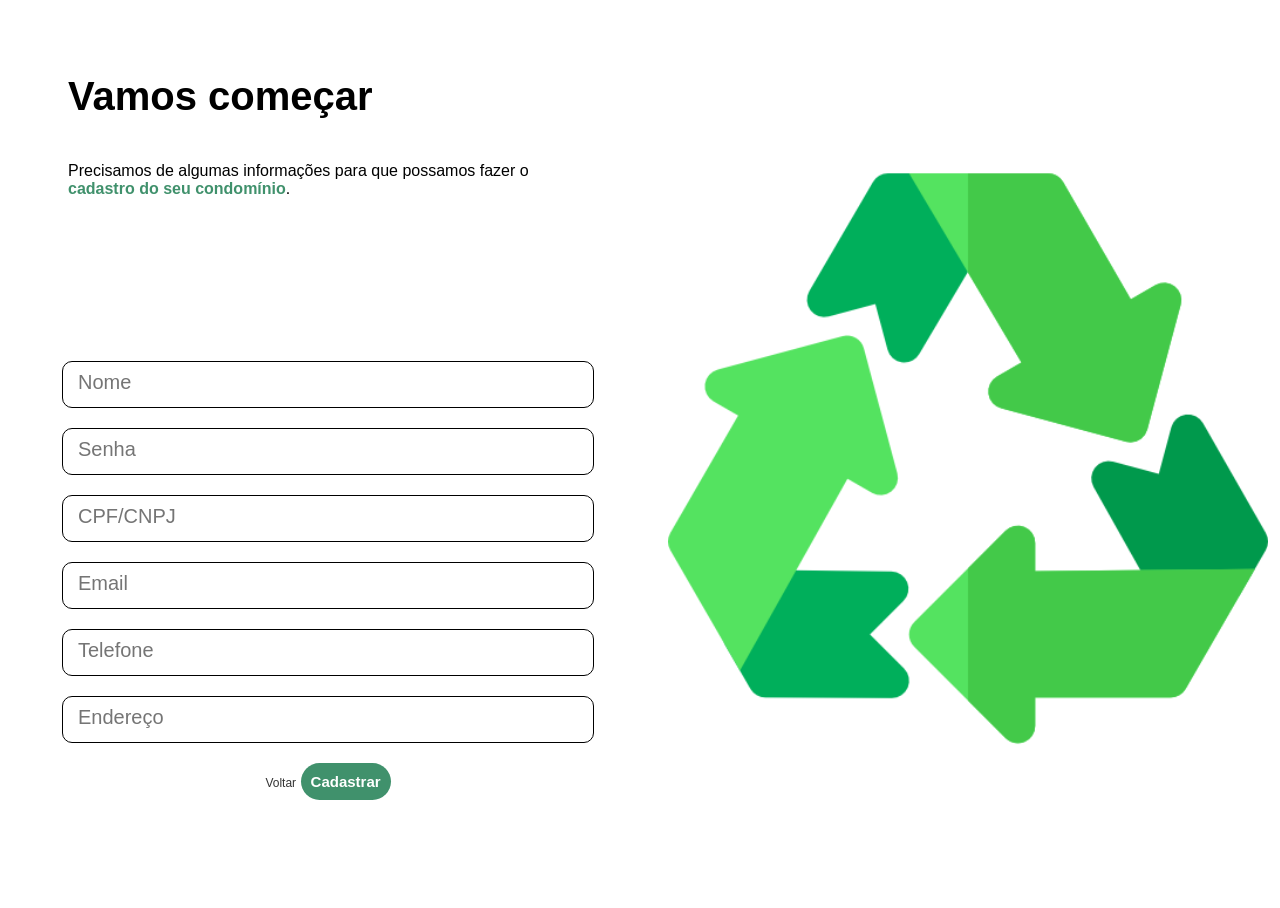
<file: cadastrarCondiminio.html>
<!DOCTYPE html>
<html lang="en">

<head>
    <meta charset="UTF-8">
    <meta name="viewport" content="width=device-width, initial-scale=1.0">
    <link rel="stylesheet" href="css/cadastrar.css">
    <title>Cadastrar Condomínios</title>
</head>

<body>

    <div class="container">

        <div class="esquerda">

            <div class="esquerda-cima">
                <h1 id="titulo-cadastro">Vamos começar</h1>
                <p class="texto-cadastro">Precisamos de algumas informações para que possamos fazer o <strong>cadastro do seu condomínio</strong>.</p>
            </div>

            <div class="esquerda-baixo">

                <input placeholder="Nome" id="inptNomeCond"></label>
                <input placeholder="Senha" type="password" id="inptSenhaCond"></label>
                <input placeholder="CPF/CNPJ" id="inptCNPJCond"></label>
                <input placeholder="Email" id="inptEmailCond"></label>
                <input placeholder="Telefone" id="inptPhoneCond"></label>
                <input placeholder="Endereço" id="inptEnderecoCond"></label>
                <div>
                    <a class="link-cancelar" href="index.html">Voltar</a>
                    <button id="botao-cadastrar" onclick="Cadastrar()">Cadastrar</button>
                </div>

            </div>
        </div>

        <div id="div-imagem-cadastro">
            <img id="imagem-cadastro" src="img/fundoCabecalho.png" alt="">
        </div>

    </div>

    <script src="script.js"></script>
</body>

</html>
</file>
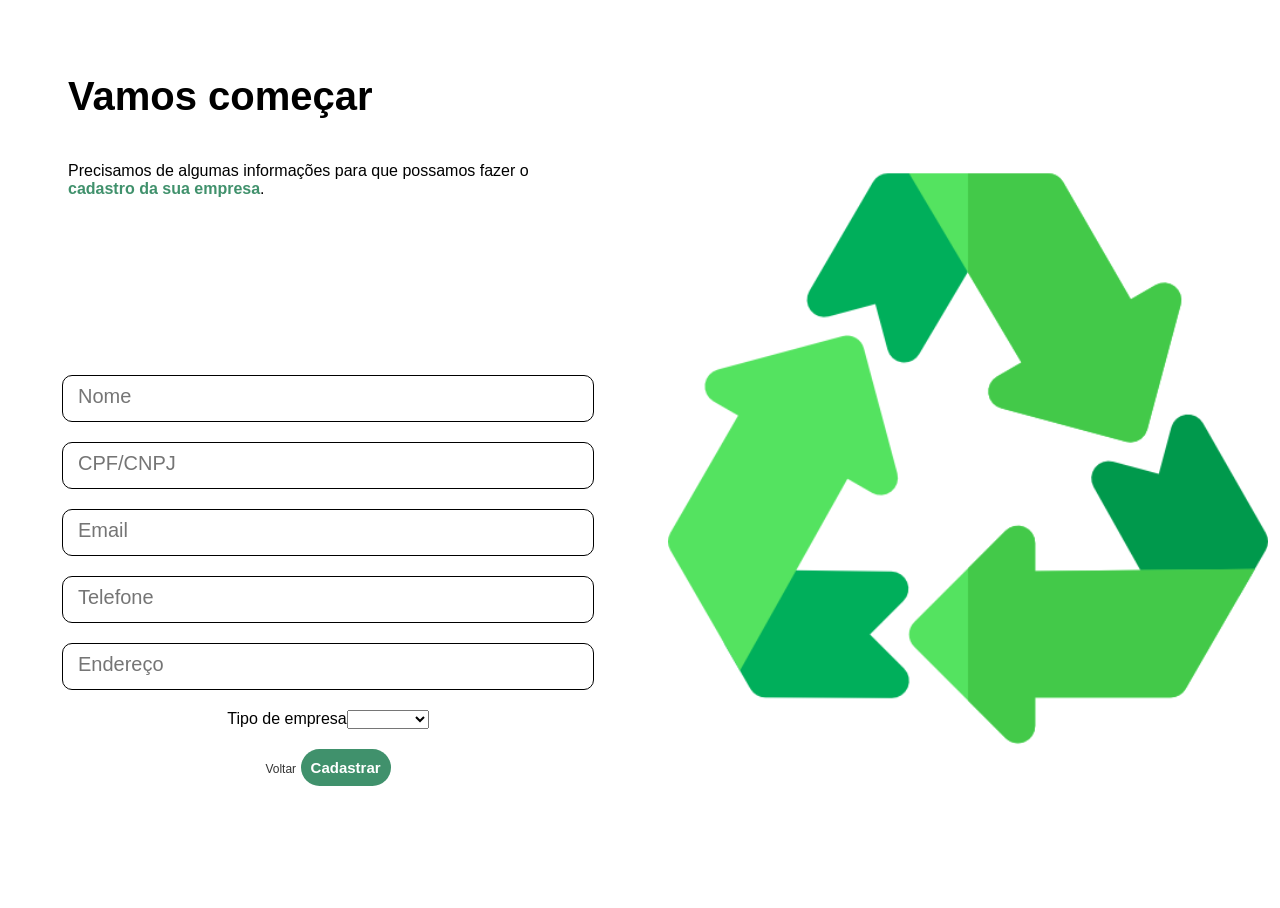
<file: CadastrarEmpresas.html>
<!DOCTYPE html>
<html lang="en">

<head>
    <meta charset="UTF-8">
    <meta name="viewport" content="width=device-width, initial-scale=1.0">
    <link rel="stylesheet" href="css/cadastrar.css">
    <title>Cadastrar Empresas</title>
</head>

<body>

    <div class="container">

        <div class="esquerda">

            <div class="esquerda-cima">
                <h1 id="titulo-cadastro">Vamos começar</h1>
                <p class="texto-cadastro">Precisamos de algumas informações para que possamos fazer o <strong>cadastro da sua empresa</strong>.</p>
            </div>

            <div class="esquerda-baixo">

                <input placeholder="Nome" id="inptNome">
                <input placeholder="CPF/CNPJ" id="inptCNPJ">
                <input placeholder="Email" id="inptEmail">
                <input placeholder="Telefone" id="inptPhone">
                <input placeholder="Endereço" id="inptEndereco">
                <label for="text">Tipo de empresa<select id="slct"></label>
                        <option value="Opção Inválida" required></option>
                        <option value="Orgânico">Orgânico</option>
                        <option value="Papel">Papel</option>
                        <option value="Vidro">Vidro</option>
                        <option value="Metal">Metal</option>
                        <option value="Plástico">Plástico</option>
                        <option value="Eletrônico">Eletrônico</option>
                    </select>
                </label>

                <div>
                    <a class="link-cancelar" href="index.html">Voltar</a>
                    <button id="botao-cadastrar" onclick="Cadastrar()">Cadastrar</button>
                </div>

            </div>
        </div>

        <div id="div-imagem-cadastro">
            <img id="imagem-cadastro" src="img/fundoCabecalho.png" alt="">
        </div>


    </div>

    <script src="empresas.js"></script>
</body>

</html>
</file>
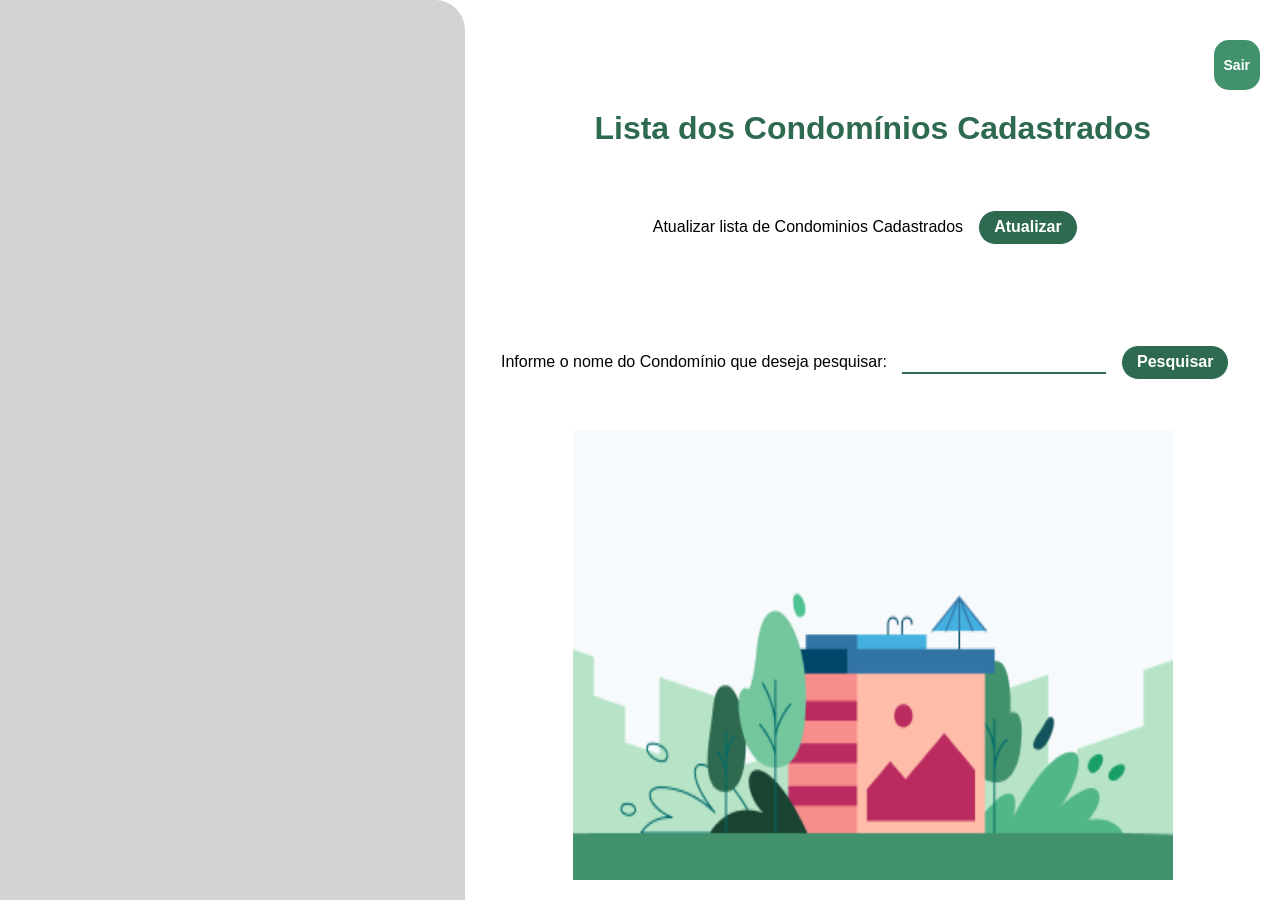
<file: condominioCadastrado.html>
<!DOCTYPE html>
<html lang="en">

<head>
    <meta charset="UTF-8">
    <meta http-equiv="X-UA-Compatible" content="IE=edge">
    <meta name="viewport" content="width=device-width, initial-scale=1.0">
    <link rel="stylesheet" href="css/normalize.css">
    <link rel="stylesheet" href="css/reset.css">
    <link rel="stylesheet" href="css/condominio.css">
    <title>Condomínios Cadastrados</title>
</head>

<body onload="Listar()">

<div class="container">
        
        <div class="direita-baixo">
            
            <div id="direita-esquerda"></div>
            
            <div id="Space">
                
            </div>
            
            <div id="List">
                
            </div>
            
        </div>


        <div class="direita">

            <div id="voltar">
                <button id="botão-voltar"><a href="login.html">Sair</a></button>
            </div>
    
            <h1 id="titulo">Lista dos Condomínios Cadastrados</h1>
    
            <div id="listar">
                <label>Atualizar lista de Condominios Cadastrados</label>
                <button id="botao-condos" onclick="Listar()">Atualizar</button><br><br>
            </div>
    
            <div id="pesquisar">
                <label>Informe o nome do Condomínio que deseja pesquisar: </label>
                <input id="pesquisarCondominio">
                <button id="botao-condos" onclick="Pesquisar()">Pesquisar</button><br><br>
            </div>
            
            <div class="imagem-condominios">  
                <img id="logo-condominios" src="img/condos.png" alt="">
            </div>
        </div>

    </div>

    <script src="script.js"></script>

</body>
</html>
</file>
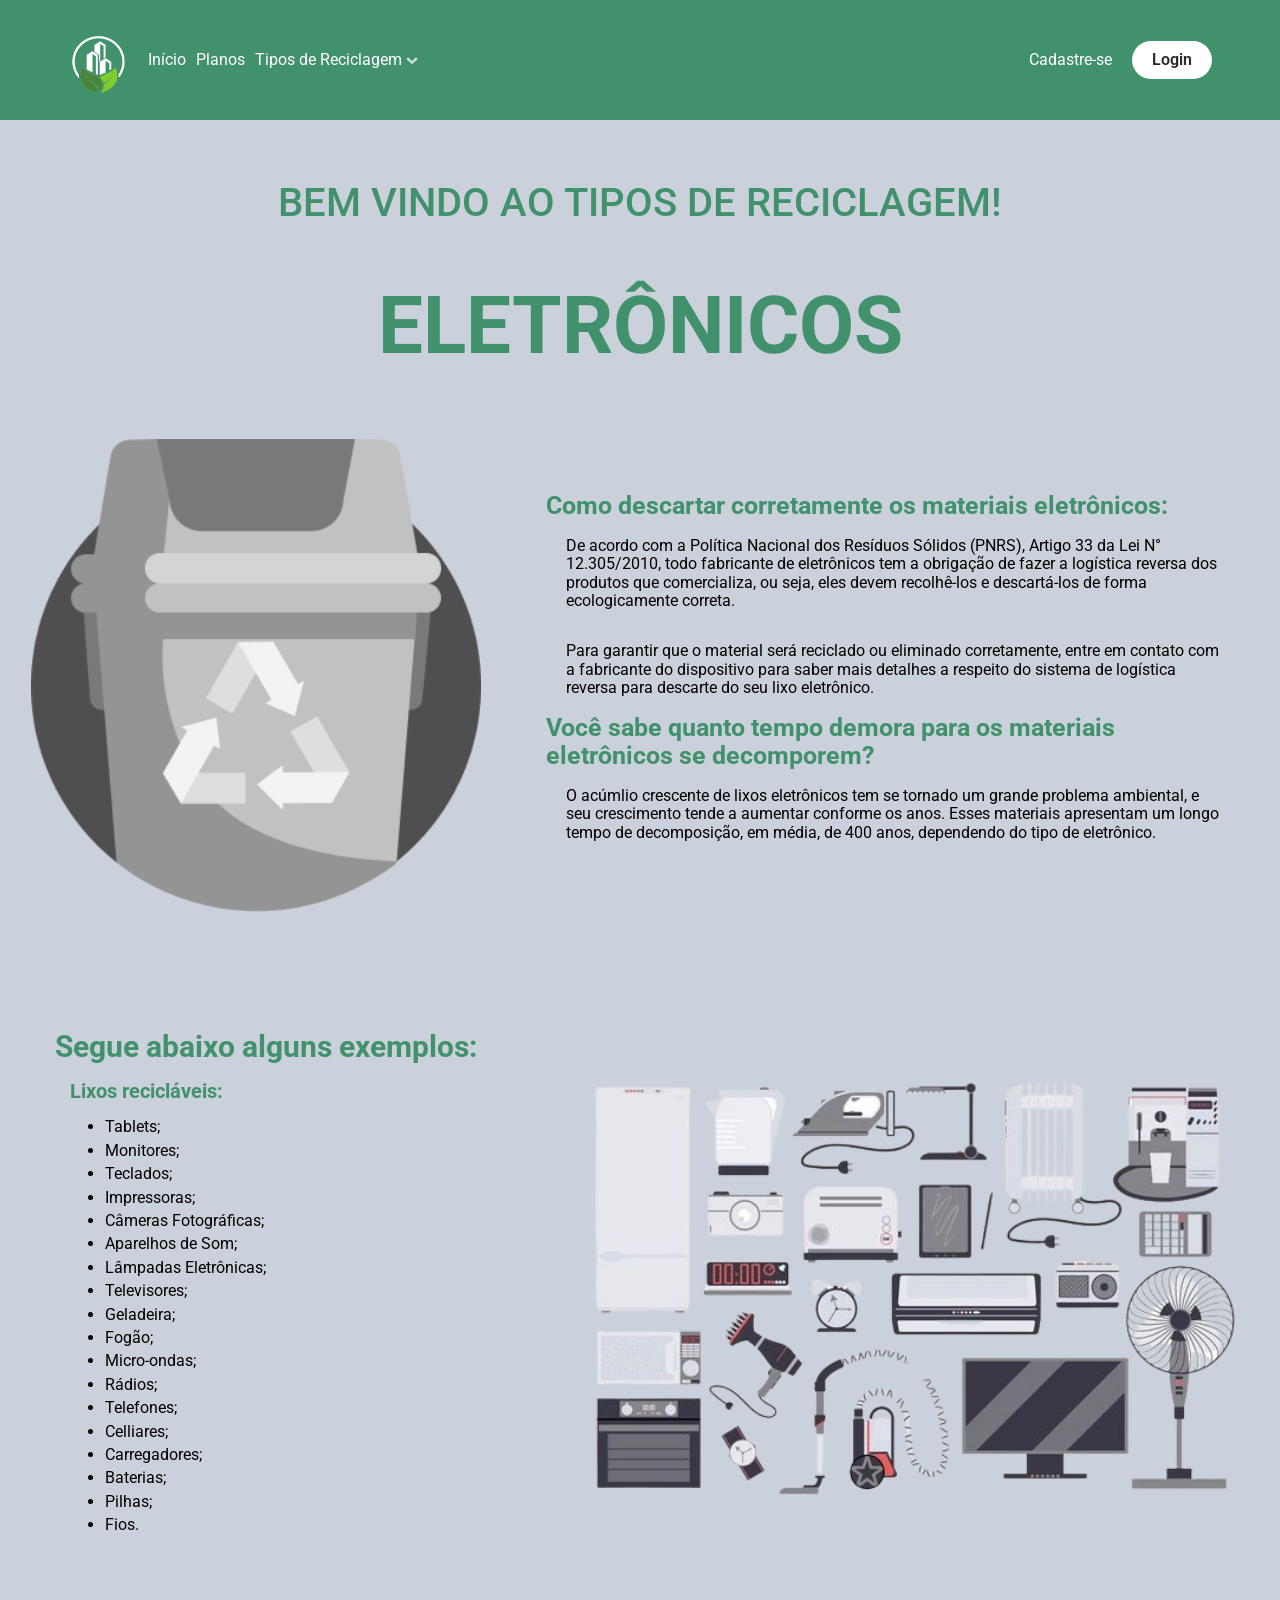
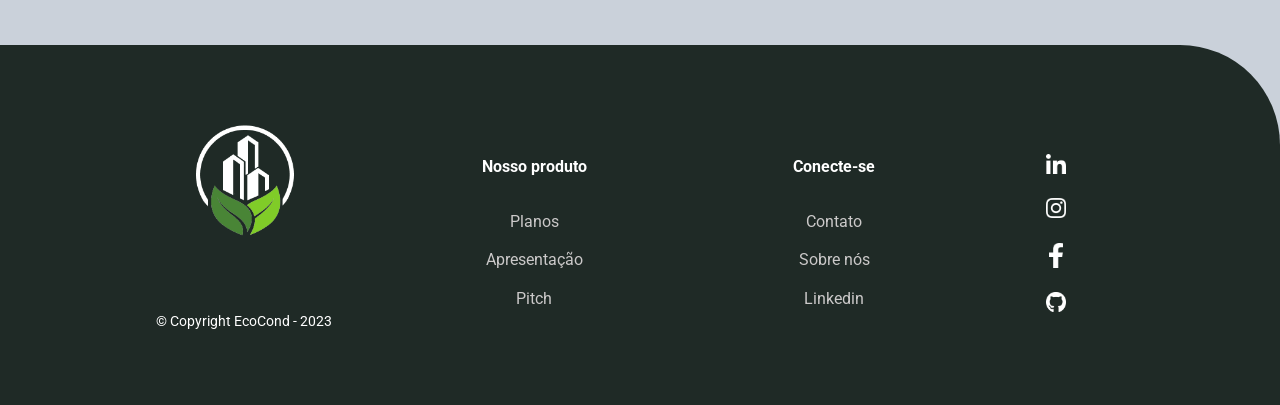
<file: eletronicos.html>
<!DOCTYPE html>
<html lang="pt-br">

<head>
    <meta charset="UTF-8">
    <meta http-equiv="X-UA-Compatible" content="IE=edge">
    <meta name="viewport" content="width=device-width, initial-scale=1.0">
    <link rel="preconnect" href="https://fonts.googleapis.com">
    <link rel="preconnect" href="https://fonts.gstatic.com" crossorigin>
    <link rel="icon" href="img/logo.png">
    <link href="https://fonts.googleapis.com/css2?family=Roboto:wght@100;300;400&display=swap" rel="stylesheet">
    <link rel="stylesheet" href="css/reset.css">
    <link rel="stylesheet" href="css/normalize.css">
    <link rel="stylesheet" href="css/cabecalho.css">
    <link rel="stylesheet" href="css/rodape.css">
    <link rel="stylesheet" href="css/tiposReciclagem.css">
    <title>Eletrônicos Recicláveis</title>
</head>

<body>
        
        <header class="cabecalho-tipos"> 
            <div id="selecao-cabecalho">
                <div id="selecao-esquerda">
                </div>  
                
                <div id="selecao-meio-esquerda">
                    <img id="logo" src="img/logo.png" alt="EcoCond logo">
                    
                    <nav class="menu">
                        <ul class="menu-lista">
                            <li class="menu-item"><a class="menu-link" href="index.html">Início</a></li>
                            <li class="menu-item"><a class="menu-link" href="planos.html">Planos</a></li>
                            
                            <li class="item-dropdown" id="dropdown">
                                Tipos de Reciclagem<img src="img/seta.svg" id="seta"></a>
                                <ul class="submenu">
                                    <li class="item-dropdown"><a class="link-dropdown" href="metal.html"><b>Metal</b></a></li>
                                    <li class="item-dropdown"><a class="link-dropdown" href="organico.html"><b>Orgânico</b></a></li>
                                    <li class="item-dropdown"><a class="link-dropdown" href="papel.html"><b>Papel</b></a></li>
                                    <li class="item-dropdown"><a class="link-dropdown" href="plastico.html"><b>Plastico</b></a></li>
                                    <li class="item-dropdown"><a class="link-dropdown" href="vidro.html"><b>Vidro</b></a></li> 
                                    <li class="item-dropdown"><a class="link-dropdown" href="eletronicos.html"><b>Eletrônicos</b></a></li>   
                                </ul>
                            </li> 
                        </ul>
                    </nav>
                </div>
                
                <div id="selecao-meio-meio">
                </div>
                
                <div id="selecao-meio-direita">
                    <nav>
                        <ul class="menu-lista">
                            <div>
                                <li class="menu-item"><a class="menu-link" href="login.html">Cadastre-se</a></li>
                            </div>
                            <div id="espacamento-login-direita">
                                <li id="login-direita"><a id="menu-login" href="login.html">Login</a></li>
                            </div>
                        </ul>
                    </nav>
                </div>
                
                <div id="selecao-direita">
                </div>
            
        </header>

<!-- principal -->

<div class="divisão">
</div>

    <h2 id="boas-vindas">BEM VINDO AO TIPOS DE RECICLAGEM!</h2>

    <h1 class="titulo">ELETRÔNICOS</h1>

    <div id="container">
             
        <div class="parte-cima">

            <div id="divImgReciclagem">
                <img class="img-lixo" src="img/tiposLixos/lixeiraCinza.png">
            </div>

            <div id="txtdireita">
                <div id="paragrafo">

                    <h2 class="titulo-tipos">Como descartar corretamente os materiais eletrônicos:</h2>
                    
                    <p class="texto-tipos">
                        De acordo com a Política Nacional dos Resíduos Sólidos (PNRS), Artigo 33 da Lei N° 12.305/2010, todo fabricante
                        de eletrônicos tem a obrigação de fazer a logística reversa dos produtos que comercializa, ou seja, eles devem
                        recolhê-los e descartá-los de forma ecologicamente correta.
                    </p>
                    <p class="texto-tipos">
                        Para garantir que o material será reciclado ou eliminado corretamente, entre em contato com a fabricante do
                        dispositivo para saber mais detalhes a respeito do sistema de logística reversa para descarte do seu lixo
                        eletrônico.
                    </p>
                    <h2 class="titulo-tipos">Você sabe quanto tempo demora para os materiais eletrônicos se decomporem?</h2>
                    <p class="texto-tipos">
                        O acúmlio crescente de lixos eletrônicos tem se tornado um grande problema ambiental, e seu crescimento tende a aumentar conforme os anos.
                        Esses materiais apresentam um longo tempo de decomposição, em média, de 400 anos, dependendo do tipo de eletrônico.
                    </p>
                </div>
            </div>
        </div>

<div class="divisão">
</div>

        <div class="parte-baixo">

            <div class="lista">
                <h3 class="titulo-exemplos"> Segue abaixo alguns exemplos:</h3>
                <ul><h3 class="subtitulo-exemplos">Lixos recicláveis:</h3>
                    <li>Tablets;</li>
                    <li>Monitores;</li>
                    <li>Teclados;</li>
                    <li>Impressoras;</li>
                    <li>Câmeras Fotográficas;</li>
                    <li>Aparelhos de Som;</li>
                    <li>Lâmpadas Eletrônicas;</li>
                    <li>Televisores;</li>
                    <li>Geladeira;</li>
                    <li>Fogão;</li>
                    <li>Micro-ondas;</li>
                    <li>Rádios;</li>
                    <li>Telefones;</li>
                    <li>Celliares;</li>
                    <li>Carregadores;</li>
                    <li>Baterias;</li>
                    <li>Pilhas;</li>
                    <li>Fios.</li>
                </ul>
            </div>
                    
            <div class="img2Eletronico">
                <img class="imagem-eletronicos" src="img/tiposLixos/img2Eletronico2.png">
            </div>
        </div>
    </div>
    
<div class="divisão">
</div>

<!-- Rodapé -->

    <footer>
                
        <div id="rodape-esquerda">
        </div>
        
        <div id="rodape-meio-esquerda">
            <img id="logo-rodape" src="img/logo.png" alt="EcoCond logo">
            <p id="copyright">&copy; Copyright EcoCond - 2023</p>
            
        </div>
        
        <div id="rodape-meio-meio">
            <p class="titulo-rodape">Nosso produto</p>
            <a class="rodape" href="">Planos</a>
            <a class="rodape" href="">Apresentação</a>
            <a class="rodape" href="">Pitch</a>
        </div>
            
        <div id="rodape-meio-direita">
            <p class="titulo-rodape">Conecte-se</p>
            <a class="rodape" href="">Contato</a>
            <a class="rodape" href="">Sobre nós</a>
            <a class="rodape" href="">Linkedin</a>
        </div>
    
        <div id="redes-sociais">
            <div></div>
            <a href=""><img id="linkedin" src="img/linkedin.png" alt="Linkedin"></a>
            <a href=""><img id="instagram" src="img/instagram.png" alt="Instagram"></a>
            <a href=""><img id="facebook" src="img/facebook.png" alt="Facebook"></a>
            <a href="https://github.com/luccasnoschang/Site-SA"><img id="github" src="img/github.png" alt="GitHub"></a>
        </div>
            
        <div id="rodape-direita">
        </div>
        
    </footer>

</body>
</html>
</file>
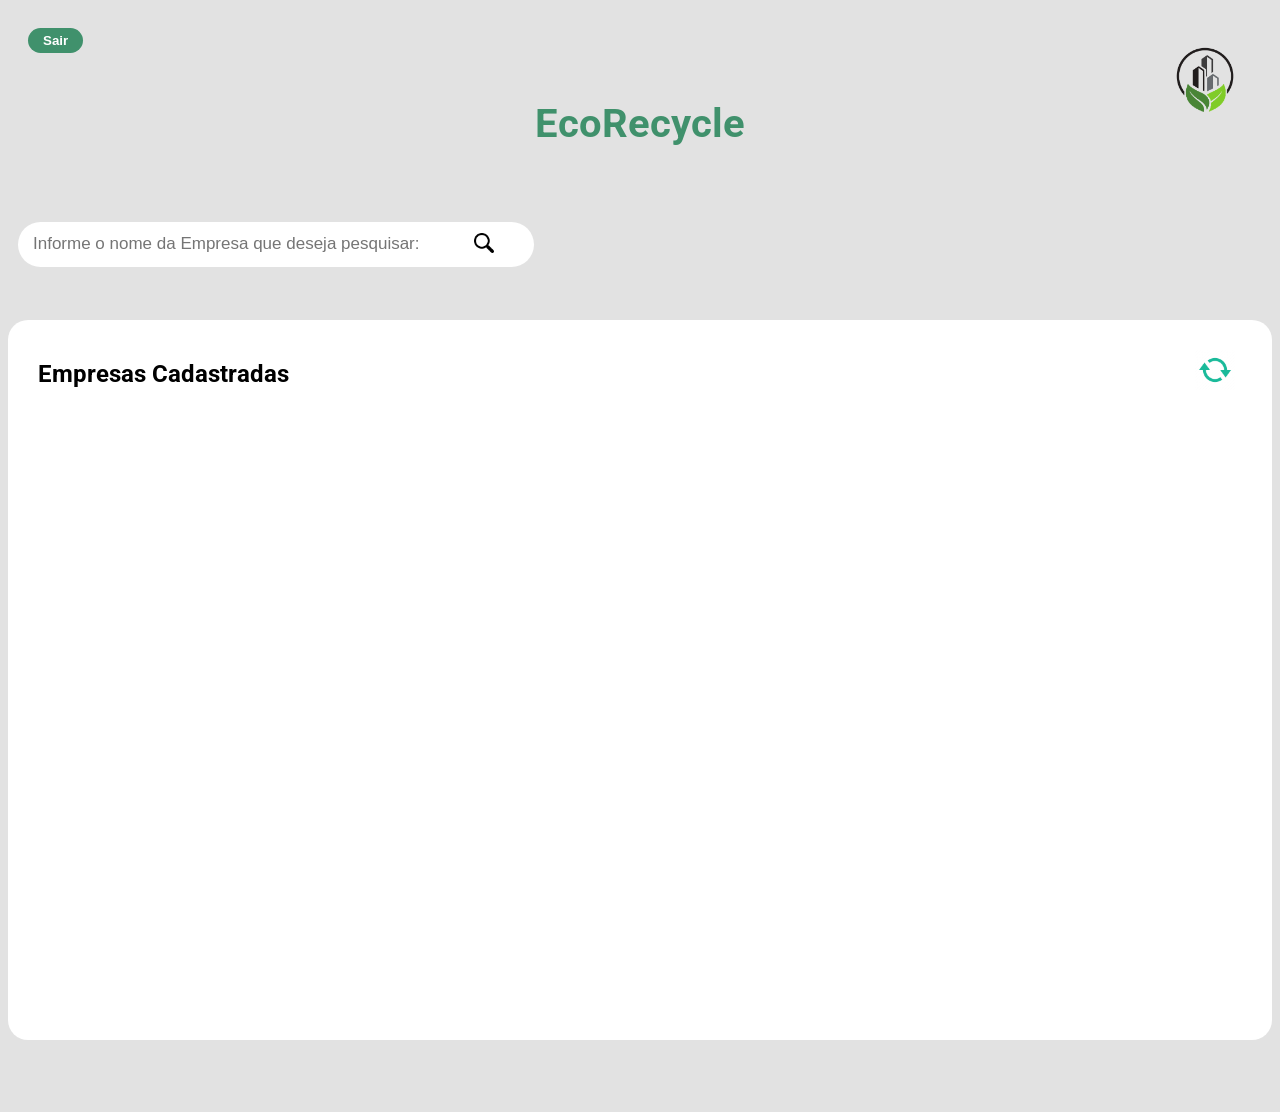
<file: empresas.html>
<!DOCTYPE html>
<html lang="en">

<head>
    <meta charset="UTF-8">
    <meta http-equiv="X-UA-Compatible" content="IE=edge">
    <meta name="viewport" content="width=device-width, initial-scale=1.0">
    <link rel="preconnect" href="https://fonts.googleapis.com">
    <link rel="preconnect" href="https://fonts.gstatic.com" crossorigin>
    <link href="https://fonts.googleapis.com/css2?family=Roboto:wght@100;300;400&display=swap" rel="stylesheet">
    <link rel="stylesheet" href="css/empresas.css">
    <title>Empresas Cadastradas</title>
</head>

<body onload="Listar()">

        <div id="condominios">
        </div>

        <div id="voltar">
            <button id="botão-voltar"><a href="login.html">Sair</a></button>
        </div>

        <h1 id="titulo-empresas">EcoRecycle</h1>
        <br>
        <br>
        <img class="logo" src="img/logoPreta.png" alt="">

        <div class="posicionamento-pesquisar">
            <div id="pesquisar">
                <div id="posicionamento-lupa">
                    <input placeholder="Informe o nome da Empresa que deseja pesquisar: " id="pesquisarEmpresa">
                    <button id="botaoPesquisar" onclick="Pesquisar()"><img class="lupa" src="img/lupa.png" alt=""></button><br><br>
                </div>
            </div>
        </div>
        
        <div class="direita-baixo">

        <div class="espacamento">
            <br><br>
            <button class="btn-att" onclick="Listar()"><img id="img-reload" src="img/reload.png" alt=""></button>
            <h2 id="empresas-cadastradas">Empresas Cadastradas</h2>
        </div>

            
            <div id="List">
            </div>
            
        </div>

    <script src="empresas.js"></script>
</body>

</html>
</file>
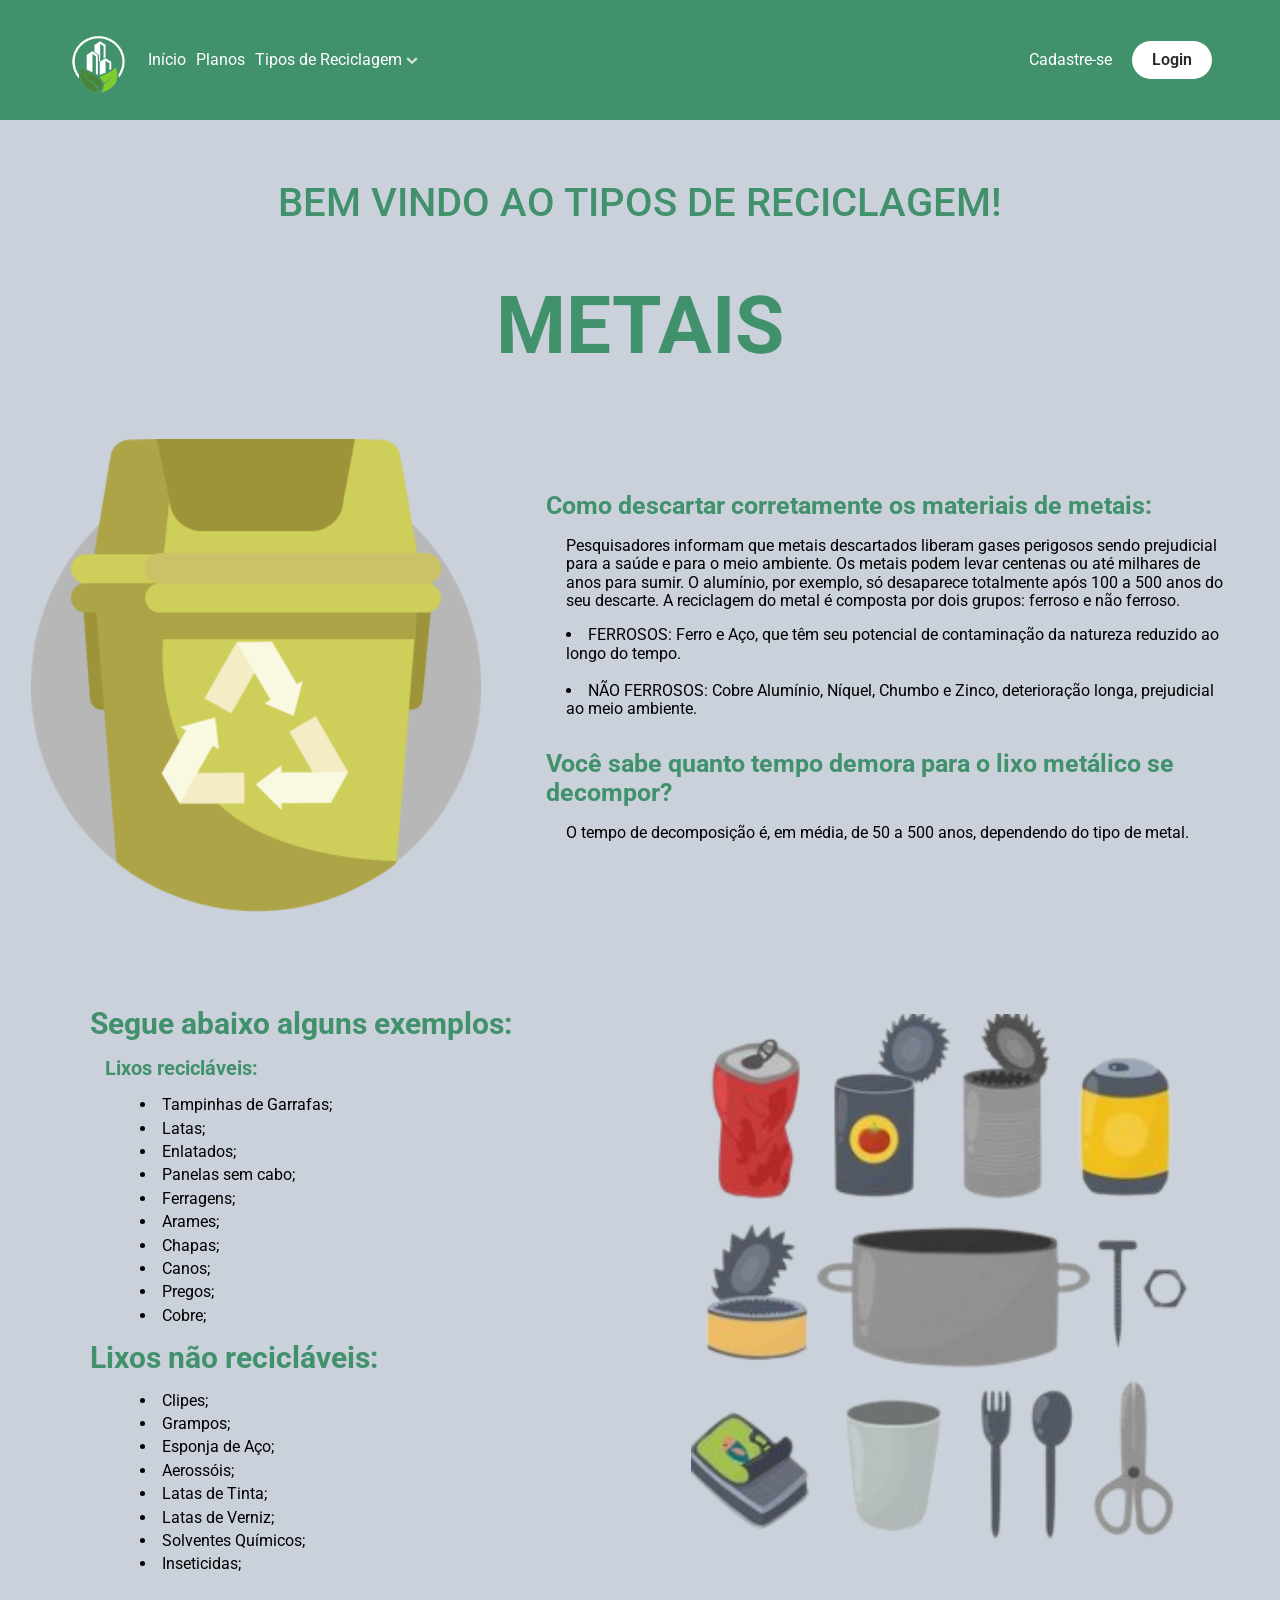
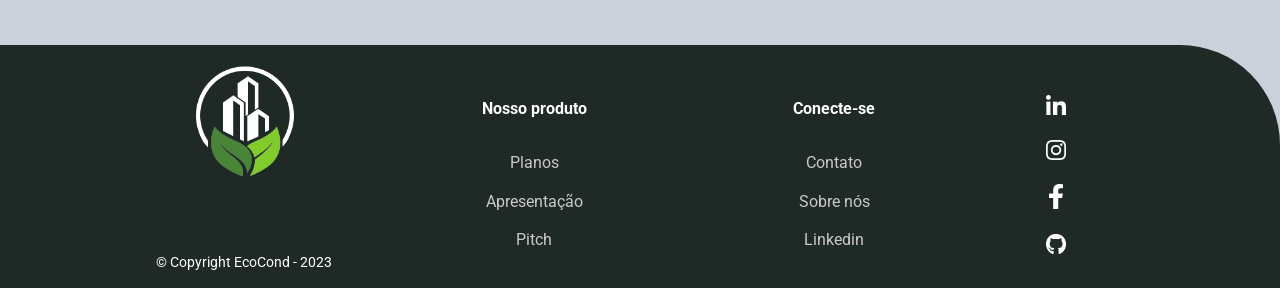
<file: metal.html>
<!DOCTYPE html>
<html lang="pt-br">

<head>
    <meta charset="UTF-8">
    <meta http-equiv="X-UA-Compatible" content="IE=edge">
    <meta name="viewport" content="width=device-width, initial-scale=1.0">
    <link rel="preconnect" href="https://fonts.googleapis.com">
    <link rel="preconnect" href="https://fonts.gstatic.com" crossorigin>
    <link rel="icon" href="img/logo.png">
    <link href="https://fonts.googleapis.com/css2?family=Roboto:wght@100;300;400&display=swap" rel="stylesheet">
    <title>Metais Recicláveis</title>
    <link rel="stylesheet" href="css/reset.css">
    <link rel="stylesheet" href="css/normalize.css">
    <link rel="stylesheet" href="css/cabecalho.css">
    <link rel="stylesheet" href="css/rodape.css">
    <link rel="stylesheet" href="css/tiposReciclagem.css">
</head>

<body>

<div>
        
    <header class="cabecalho-tipos">
        <div id="selecao-cabecalho">
            <div id="selecao-esquerda">
            </div>  
            
            <div id="selecao-meio-esquerda">
                <img id="logo" src="img/logo.png" alt="EcoCond logo">
                
                <nav class="menu">
                    <ul class="menu-lista">
                        <li class="menu-item"><a class="menu-link" href="index.html">Início</a></li>
                        <li class="menu-item"><a class="menu-link" href="planos.html">Planos</a></li>
                        
                        <li class="item-dropdown" id="dropdown">
                            Tipos de Reciclagem<img src="img/seta.svg" id="seta"></a>
                            <ul class="submenu">
                                <li class="item-dropdown"><a class="link-dropdown" href="metal.html"><b>Metal</b></a></li>
                                <li class="item-dropdown"><a class="link-dropdown" href="organico.html"><b>Orgânico</b></a></li>
                                <li class="item-dropdown"><a class="link-dropdown" href="papel.html"><b>Papel</b></a></li>
                                <li class="item-dropdown"><a class="link-dropdown" href="plastico.html"><b>Plastico</b></a></li>
                                <li class="item-dropdown"><a class="link-dropdown" href="vidro.html"><b>Vidro</b></a></li> 
                                <li class="item-dropdown"><a class="link-dropdown" href="eletronicos.html"><b>Eletrônicos</b></a></li>   
                            </ul>
                        </li> 
                    </ul>
                </nav>
            </div>
            
            <div id="selecao-meio-meio">
            </div>
            
            <div id="selecao-meio-direita">
                <nav>
                    <ul class="menu-lista">
                        <div>
                            <li class="menu-item"><a class="menu-link" href="login.html">Cadastre-se</a></li>
                        </div>
                        <div id="espacamento-login-direita">
                            <li id="login-direita"><a id="menu-login" href="login.html">Login</a></li>
                        </div>
                    </ul>
                </nav>
            </div>
            
            <div id="selecao-direita">
            </div>
        </div>
        
    </header>

<!-- principal -->

<div class="divisão">
</div>

<h2 id="boas-vindas">BEM VINDO AO TIPOS DE RECICLAGEM!</h2>

    <h1 class="titulo">METAIS</h1>
    
    <div id="container">

        <div class="parte-cima">

            <div id="divImgReciclagem">
                <img class="img-lixo" src="img/tiposLixos/lixeiraAmarela.png">
            </div>


            <div id="txtdireita">

                <div id="paragrafo">
                    <h2 class="titulo-tipos">Como descartar corretamente os materiais de metais:</h2>
                    <p class="texto-tipos">
                        Pesquisadores informam que metais descartados liberam gases perigosos sendo prejudicial para a saúde e para o
                        meio ambiente. Os metais podem levar centenas ou até milhares de anos para sumir. O alumínio, por exemplo, só
                        desaparece totalmente após 100 a 500 anos do seu descarte.
                        A reciclagem do metal é composta por dois grupos: ferroso e não ferroso.
                
                        <li class="texto-tipos">FERROSOS: Ferro e Aço, que têm seu potencial de contaminação da natureza reduzido ao longo do tempo.</li>
                        <br>
                        <li class="texto-tipos">NÃO FERROSOS: Cobre Alumínio, Níquel, Chumbo e Zinco, deterioração longa, prejudicial ao meio ambiente.</li>
                    </p>
                
                    <h2 class="titulo-tipos">Você sabe quanto tempo demora para o lixo metálico se decompor?</h2>
                    <p class="texto-tipos">
                        O tempo de decomposição é, em média, de 50 a 500 anos, dependendo do tipo de metal.
                    </p>
                </div>

            </div>

        </div>

<div class="divisão">
</div>

    <div class="parte-baixo">

            <div class="lista">

                    <h3 class="titulo-exemplos"> Segue abaixo alguns exemplos:</h3>
                    <ul><h3 class="subtitulo-exemplos">Lixos recicláveis:</h3></ul>
                    <li>Tampinhas de Garrafas;</li>
                    <li>Latas;</li>
                    <li>Enlatados;</li>
                    <li>Panelas sem cabo;</li>
                    <li>Ferragens;</li>
                    <li>Arames;</li>
                    <li>Chapas;</li>
                    <li>Canos;</li>
                    <li>Pregos;</li>
                    <li>Cobre;</li>
                
                    <ul><h3 class="titulo-exemplos">Lixos não recicláveis:</h3></ul>
                    <li>Clipes;</li>
                    <li>Grampos;</li>
                    <li>Esponja de Aço;</li>
                    <li>Aerossóis;</li>
                    <li>Latas de Tinta;</li>
                    <li>Latas de Verniz;</li>
                    <li>Solventes Químicos;</li>
                    <li>Inseticidas;</li>

            </div>
          
            <div class="img2Metal">
                <img class="imagem-metais" src="img/tiposLixos/img2Metal1.png">
            </div>

    </div>


    <div class="divisão">
    </div>

    <footer>
                
        <div id="rodape-esquerda">
        </div>
        
        <div id="rodape-meio-esquerda">
            <img id="logo-rodape" src="img/logo.png" alt="EcoCond logo">
            <p id="copyright">&copy; Copyright EcoCond - 2023</p>
            
        </div>
        
        <div id="rodape-meio-meio">
            <p class="titulo-rodape">Nosso produto</p>
            <a class="rodape" href="">Planos</a>
            <a class="rodape" href="">Apresentação</a>
            <a class="rodape" href="">Pitch</a>
        </div>
            
        <div id="rodape-meio-direita">
            <p class="titulo-rodape">Conecte-se</p>
            <a class="rodape" href="">Contato</a>
            <a class="rodape" href="">Sobre nós</a>
            <a class="rodape" href="">Linkedin</a>
        </div>
    
        
        <div id="redes-sociais">
            <div></div>
            <a href=""><img id="linkedin" src="img/linkedin.png" alt="Linkedin"></a>
            <a href=""><img id="instagram" src="img/instagram.png" alt="Instagram"></a>
            <a href=""><img id="facebook" src="img/facebook.png" alt="Facebook"></a>
            <a href="https://github.com/luccasnoschang/Site-SA"><img id="github" src="img/github.png" alt="GitHub"></a>
        </div>
            
        <div id="rodape-direita">
        </div>
        
    </footer>

</body>
</html>
</file>
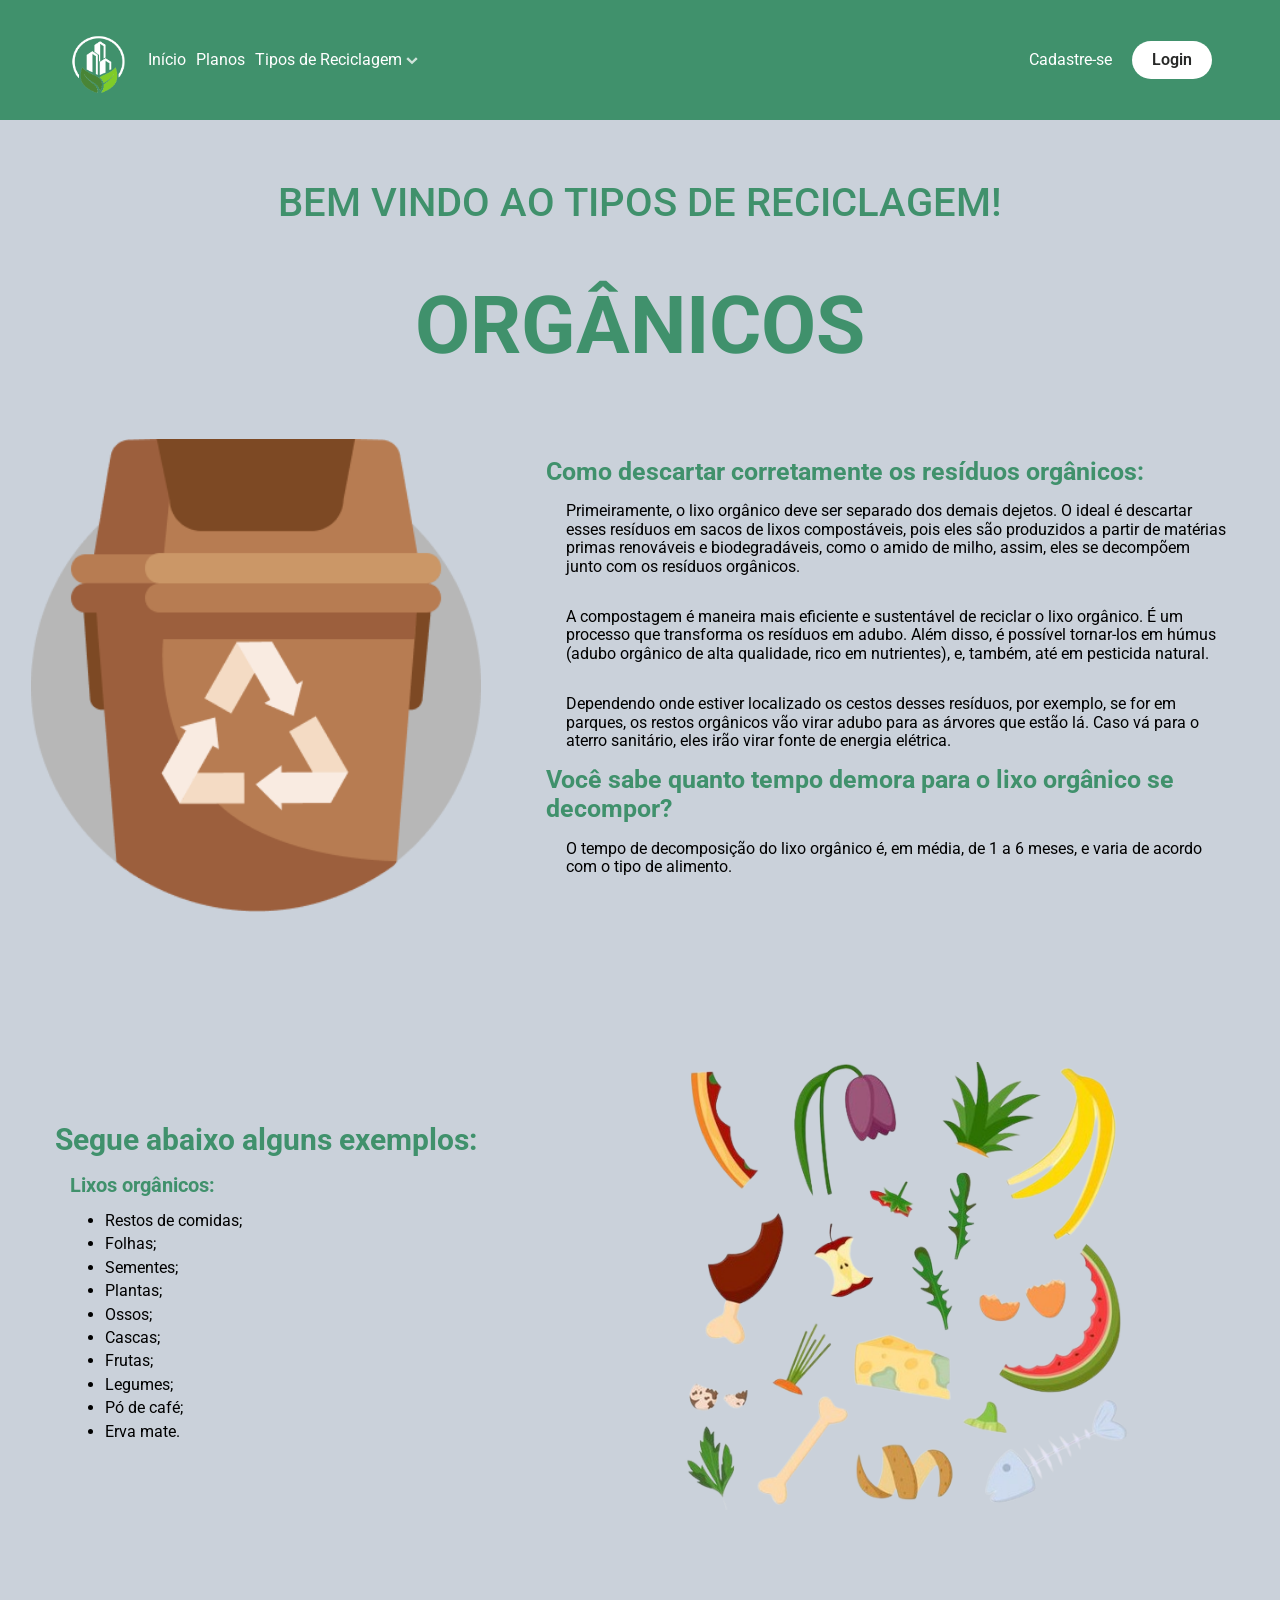
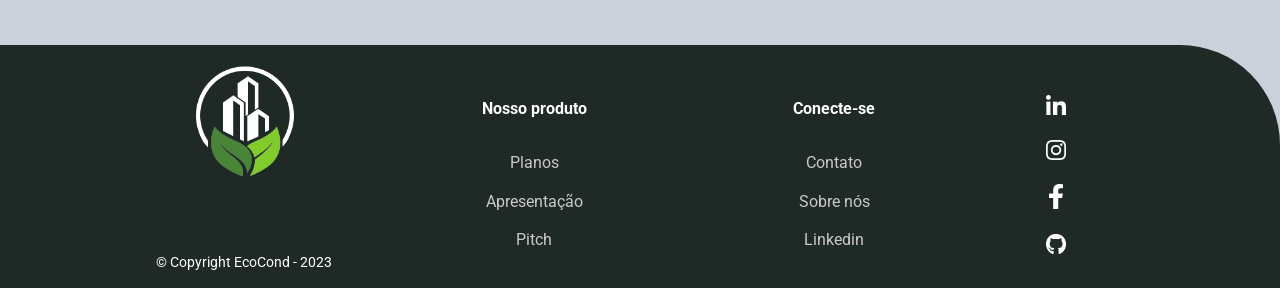
<file: organico.html>
<!DOCTYPE html>
<html lang="pt-br">

<head>
    <meta charset="UTF-8">
    <meta http-equiv="X-UA-Compatible" content="IE=edge">
    <meta name="viewport" content="width=device-width, initial-scale=1.0">
    <link rel="preconnect" href="https://fonts.googleapis.com">
    <link rel="preconnect" href="https://fonts.gstatic.com" crossorigin>
    <link rel="icon" href="img/logo.png">
    <link href="https://fonts.googleapis.com/css2?family=Roboto:wght@100;300;400&display=swap" rel="stylesheet">
    <title>Orgânicos Recicláveis</title>
    <link rel="stylesheet" href="css/reset.css">
    <link rel="stylesheet" href="css/normalize.css">
    <link rel="stylesheet" href="css/tiposReciclagem.css">
    <link rel="stylesheet" href="css/cabecalho.css">
    <link rel="stylesheet" href="css/rodape.css">
</head>

<body>
        
        <header class="cabecalho-tipos">
            <div id="selecao-cabecalho">
                <div id="selecao-esquerda">
                </div>  
                
                <div id="selecao-meio-esquerda">
                    <img id="logo" src="img/logo.png" alt="EcoCond logo">
                    
                    <nav class="menu">
                        <ul class="menu-lista">
                            <li class="menu-item"><a class="menu-link" href="index.html">Início</a></li>
                            <li class="menu-item"><a class="menu-link" href="planos.html">Planos</a></li>
                            
                            <li class="item-dropdown" id="dropdown">
                                Tipos de Reciclagem<img src="img/seta.svg" id="seta"></a>
                                <ul class="submenu">
                                    <li class="item-dropdown"><a class="link-dropdown" href="metal.html"><b>Metal</b></a></li>
                                    <li class="item-dropdown"><a class="link-dropdown" href="organico.html"><b>Orgânico</b></a></li>
                                    <li class="item-dropdown"><a class="link-dropdown" href="papel.html"><b>Papel</b></a></li>
                                    <li class="item-dropdown"><a class="link-dropdown" href="plastico.html"><b>Plastico</b></a></li>
                                    <li class="item-dropdown"><a class="link-dropdown" href="vidro.html"><b>Vidro</b></a></li> 
                                    <li class="item-dropdown"><a class="link-dropdown" href="eletronicos.html"><b>Eletrônicos</b></a></li>   
                                </ul>
                            </li> 
                        </ul>
                    </nav>
                </div>
                
                <div id="selecao-meio-meio">
                </div>
                
                <div id="selecao-meio-direita">
                    <nav>
                        <ul class="menu-lista">
                            <div>
                                <li class="menu-item"><a class="menu-link" href="login.html">Cadastre-se</a></li>
                            </div>
                            <div id="espacamento-login-direita">
                                <li id="login-direita"><a id="menu-login" href="login.html">Login</a></li>
                            </div>
                        </ul>
                    </nav>
                </div>
                
                <div id="selecao-direita">
                </div>
            </div>

        </header>
   
<!-- principal -->

<div class="divisão">
</div>

    <h2 id="boas-vindas">BEM VINDO AO TIPOS DE RECICLAGEM!</h2>

    <h1 class="titulo">ORGÂNICOS</h1>

    <div id="container">

        <div class="parte-cima">

            <div id="divImgReciclagem">
                <img class="img-lixo" src="img/tiposLixos/lixeiraMarrom.png">
            </div>            

            <div id="espacamento-txt-esquerda"></div>
            
            <div id="txtdireita">
                
                <div id="paragrafo">
                
                    <h2 class="titulo-tipos">Como descartar corretamente os resíduos orgânicos:</h2>
                    <p class="texto-tipos">
                        Primeiramente, o lixo orgânico deve ser separado dos demais dejetos. O ideal é descartar esses
                        resíduos em sacos de lixos compostáveis, pois eles são produzidos a partir de matérias primas renováveis e biodegradáveis, como o amido de milho, assim, eles se decompõem junto com os resíduos orgânicos.
                    </p>


                    <p class="texto-tipos">
                        A compostagem é maneira mais eficiente e sustentável de reciclar o lixo orgânico. É um processo que transforma os resíduos em adubo. Além disso, é possível tornar-los em húmus (adubo orgânico de alta qualidade, rico em nutrientes), e, também, até em pesticida natural.
                    </p>
                    
                    <p class="texto-tipos">
                        Dependendo onde estiver localizado os cestos desses resíduos, por exemplo, se for em parques, os restos orgânicos vão virar adubo para as árvores que estão lá. Caso vá para o aterro sanitário, eles irão virar fonte de energia elétrica.
                    </p>

                    <h2 class="titulo-tipos">Você sabe quanto tempo demora para o lixo orgânico se decompor?</h2>

                    <p class="texto-tipos">
                        O tempo de decomposição do lixo orgânico é, em média, de 1 a 6 meses, e varia de acordo com o tipo de alimento.
                    </p>
                </div>
            </div> 
        </div>

<div class="divisão">
</div>
        
        <div class="parte-baixo">
           
            <div class="lista">
                <h3 class="titulo-exemplos"> Segue abaixo alguns exemplos:</h3>
                <ul><h3 class="subtitulo-exemplos">Lixos orgânicos:</h3>
                    <li>Restos de comidas;</li>
                    <li>Folhas;</li>
                    <li>Sementes;</li>
                    <li>Plantas;</li>
                    <li>Ossos;</li>
                    <li>Cascas;</li>
                    <li>Frutas;</li>
                    <li>Legumes;</li>
                    <li>Pó de café;</li>
                    <li>Erva mate.</li>
                </ul>
            </div>
            
            <div class="img2Organico">
                <img class="imgOrganico" src="img/tiposLixos/img2Organico1.png">
            </div>
        </div>

<div class="divisão">
</div>

    <footer>
                
        <div id="rodape-esquerda">
        </div>
        
        <div id="rodape-meio-esquerda">
            <img id="logo-rodape" src="img/logo.png" alt="EcoCond logo">
            <p id="copyright">&copy; Copyright EcoCond - 2023</p>
            
        </div>
        
        <div id="rodape-meio-meio">
            <p class="titulo-rodape">Nosso produto</p>
            <a class="rodape" href="">Planos</a>
            <a class="rodape" href="">Apresentação</a>
            <a class="rodape" href="">Pitch</a>
        </div>
            
        <div id="rodape-meio-direita">
            <p class="titulo-rodape">Conecte-se</p>
            <a class="rodape" href="">Contato</a>
            <a class="rodape" href="">Sobre nós</a>
            <a class="rodape" href="">Linkedin</a>
        </div>
    
        
        <div id="redes-sociais">
            <div></div>
            <a href=""><img id="linkedin" src="img/linkedin.png" alt="Linkedin"></a>
            <a href=""><img id="instagram" src="img/instagram.png" alt="Instagram"></a>
            <a href=""><img id="facebook" src="img/facebook.png" alt="Facebook"></a>
            <a href="https://github.com/luccasnoschang/Site-SA"><img id="github" src="img/github.png" alt="GitHub"></a>
        </div>
            
        <div id="rodape-direita">
        </div>
        
    </footer>

</body>
</html>
</file>
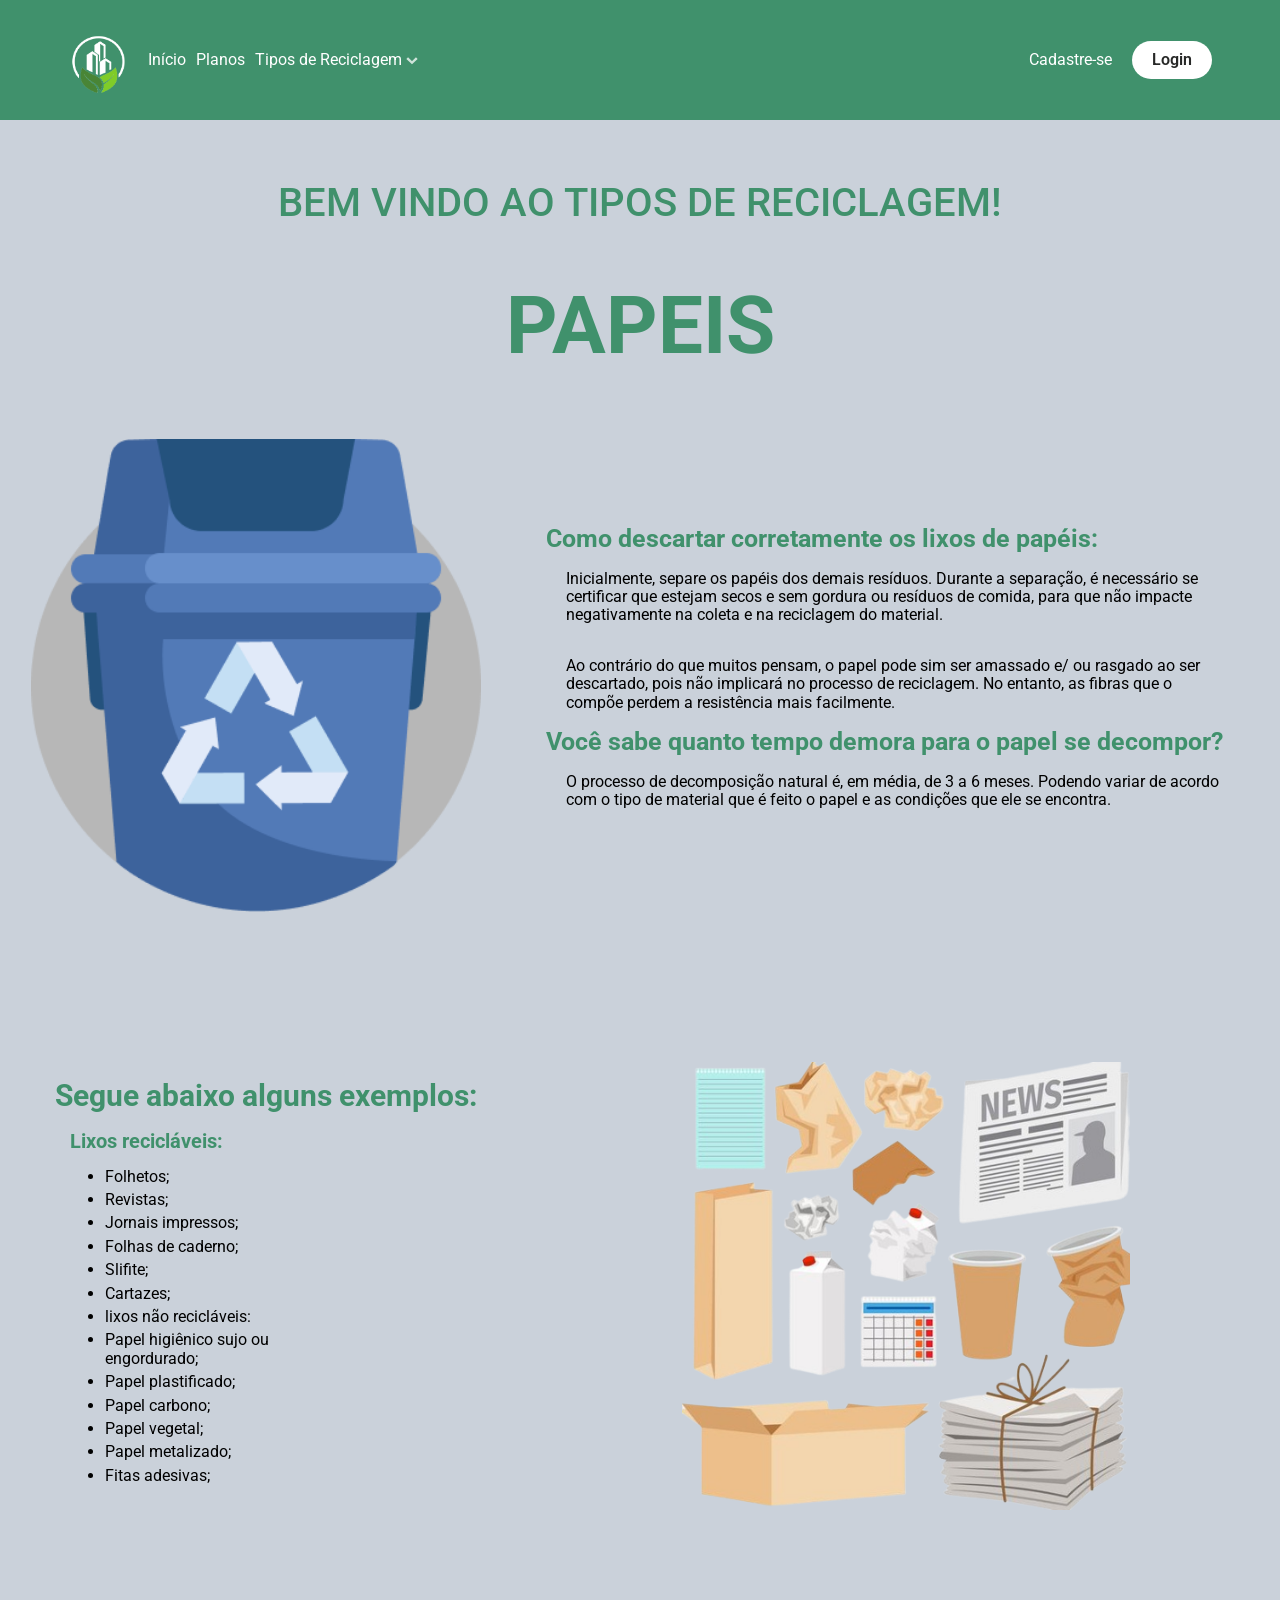
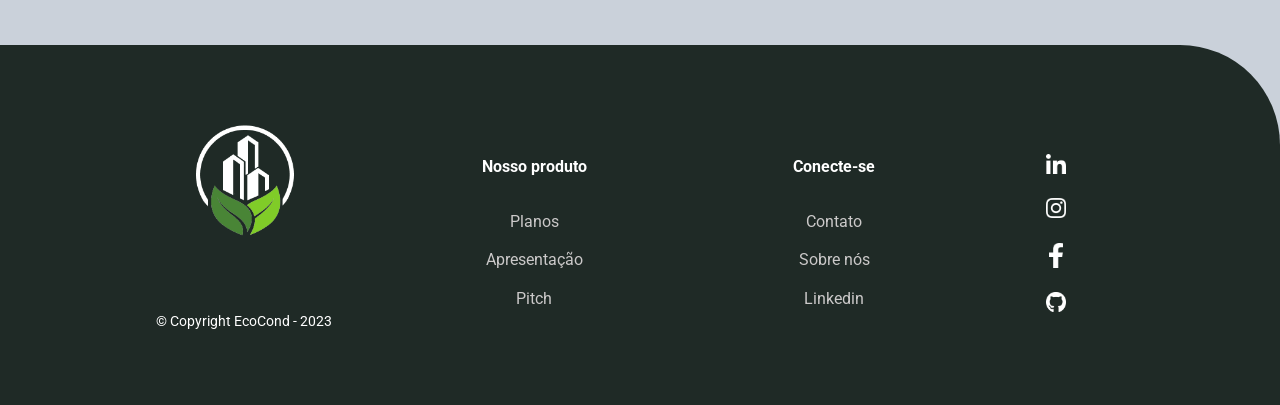
<file: papel.html>
<!DOCTYPE html>
<html lang="pt-br">

<head>
    <meta charset="UTF-8">
    <meta http-equiv="X-UA-Compatible" content="IE=edge">
    <meta name="viewport" content="width=device-width, initial-scale=1.0">
    <link rel="preconnect" href="https://fonts.googleapis.com">
    <link rel="preconnect" href="https://fonts.gstatic.com" crossorigin>
    <link rel="icon" href="img/logo.png">
    <link href="https://fonts.googleapis.com/css2?family=Roboto:wght@100;300;400&display=swap" rel="stylesheet">
    <link rel="stylesheet" href="css/reset.css">
    <link rel="stylesheet" href="css/normalize.css">
    <link rel="stylesheet" href="css/tiposReciclagem.css">
    <link rel="stylesheet" href="css/cabecalho.css">
    <link rel="stylesheet" href="css/rodape.css">
    <title>Papéis Recicláveis</title>
</head>

<body>
  
    <div class="container">
        
        <header class="cabecalho-tipos">
            <div id="selecao-cabecalho">
                <div id="selecao-esquerda">
                </div>  
                
                <div id="selecao-meio-esquerda">
                    <img id="logo" src="img/logo.png" alt="EcoCond logo">
                    
                    <nav class="menu">
                        <ul class="menu-lista">
                            <li class="menu-item"><a class="menu-link" href="index.html">Início</a></li>
                            <li class="menu-item"><a class="menu-link" href="planos.html">Planos</a></li>
                            
                            <li class="item-dropdown" id="dropdown">
                                Tipos de Reciclagem<img src="img/seta.svg" id="seta"></a>
                                <ul class="submenu">
                                    <li class="item-dropdown"><a class="link-dropdown" href="metal.html"><b>Metal</b></a></li>
                                    <li class="item-dropdown"><a class="link-dropdown" href="organico.html"><b>Orgânico</b></a></li>
                                    <li class="item-dropdown"><a class="link-dropdown" href="papel.html"><b>Papel</b></a></li>
                                    <li class="item-dropdown"><a class="link-dropdown" href="plastico.html"><b>Plastico</b></a></li>
                                    <li class="item-dropdown"><a class="link-dropdown" href="vidro.html"><b>Vidro</b></a></li> 
                                    <li class="item-dropdown"><a class="link-dropdown" href="eletronicos.html"><b>Eletrônicos</b></a></li>   
                                </ul>
                            </li> 
                        </ul>
                    </nav>
                </div>
                
                <div id="selecao-meio-meio">
                </div>
                
                <div id="selecao-meio-direita">
                    <nav>
                        <ul class="menu-lista">
                            <div>
                                <li class="menu-item"><a class="menu-link" href="login.html">Cadastre-se</a></li>
                            </div>
                            <div id="espacamento-login-direita">
                                <li id="login-direita"><a id="menu-login" href="login.html">Login</a></li>
                            </div>
                        </ul>
                    </nav>
                </div>
                
                <div id="selecao-direita">
                </div>
            </div>
        
        </header>
        
<div class="divisão">
</div>

<h2 id="boas-vindas">BEM VINDO AO TIPOS DE RECICLAGEM!</h2>

<h1 class="titulo">PAPEIS</h1>

<div id="container">
    
    <div class="parte-cima">

        <div id="divImgReciclagem">
            <img class="img-lixo" src="img/tiposLixos/lixeiraAzul.png">
        </div>

            <div id="txtdireita">
                <div id="paragrafo">
                    <h2 class="titulo-tipos">Como descartar corretamente os lixos de papéis:</h2>
                    <p class="texto-tipos">
                        Inicialmente, separe os papéis dos demais resíduos. Durante a separação, é necessário se certificar
                        que
                        estejam
                        secos e sem gordura ou resíduos de comida, para que não impacte negativamente na coleta e na
                        reciclagem
                        do
                        material.
                    </p>
                    <p class="texto-tipos">
                        Ao contrário do que muitos pensam, o papel pode sim ser amassado e/ ou rasgado ao ser descartado,
                        pois
                        não
                        implicará no processo de reciclagem. No entanto, as fibras que o compõe perdem a resistência mais
                        facilmente.
                    </p>
                    <h2 class="titulo-tipos">Você sabe quanto tempo demora para o papel se decompor?</h2>
                    <p class="texto-tipos">
                        O processo de decomposição natural é, em média, de 3 a 6 meses. Podendo variar de acordo com o tipo
                        de
                        material
                        que é feito o papel e as condições que ele se encontra.
                    </p>
                </div>
            </div>
        </div>

<div class="divisão">
</div>
      
        <!-- <div id="divNomeEmpresa"><label for="">Nome da empresa</label></div> -->

        <div class="parte-baixo">

            <div class="lista">
                <h3 class="titulo-exemplos"> Segue abaixo alguns exemplos:</h3>
                <ul><h3 class="subtitulo-exemplos">Lixos recicláveis:</h3>
                    <li>Folhetos;</li>
                    <li>Revistas;</li>
                    <li>Jornais impressos;</li>
                    <li>Folhas de caderno;</li>
                    <li>Slifite;</li>
                    <li>Cartazes;</li>
                    <li>lixos não recicláveis:</li>
                    <li>Papel higiênico sujo ou engordurado;</li>
                    <li>Papel plastificado;</li>
                    <li>Papel carbono;</li>
                    <li>Papel vegetal;</li>
                    <li>Papel metalizado;</li>
                    <li>Fitas adesivas;</li>
                </ul>
            </div>

            <div class="img2Papel">
                <img class="imagem-papeis" src="img/tiposLixos/img2Papel1.png">
            </div>
        </div>
    </div>
    
<div class="divisão">
</div>

    <footer>
                
        <div id="rodape-esquerda">
        </div>
        
        <div id="rodape-meio-esquerda">
            <img id="logo-rodape" src="img/logo.png" alt="EcoCond logo">
            <p id="copyright">&copy; Copyright EcoCond - 2023</p>
            
        </div>
        
        <div id="rodape-meio-meio">
            <p class="titulo-rodape">Nosso produto</p>
            <a class="rodape" href="">Planos</a>
            <a class="rodape" href="">Apresentação</a>
            <a class="rodape" href="">Pitch</a>
        </div>
            
        <div id="rodape-meio-direita">
            <p class="titulo-rodape">Conecte-se</p>
            <a class="rodape" href="">Contato</a>
            <a class="rodape" href="">Sobre nós</a>
            <a class="rodape" href="">Linkedin</a>
        </div>
    
        
        <div id="redes-sociais">
            <div></div>
            <a href=""><img id="linkedin" src="img/linkedin.png" alt="Linkedin"></a>
            <a href=""><img id="instagram" src="img/instagram.png" alt="Instagram"></a>
            <a href=""><img id="facebook" src="img/facebook.png" alt="Facebook"></a>
            <a href="https://github.com/luccasnoschang/Site-SA"><img id="github" src="img/github.png" alt="GitHub"></a>
        </div>
            
        <div id="rodape-direita">
        </div>
        
    </footer>

</body>
</html>
</file>
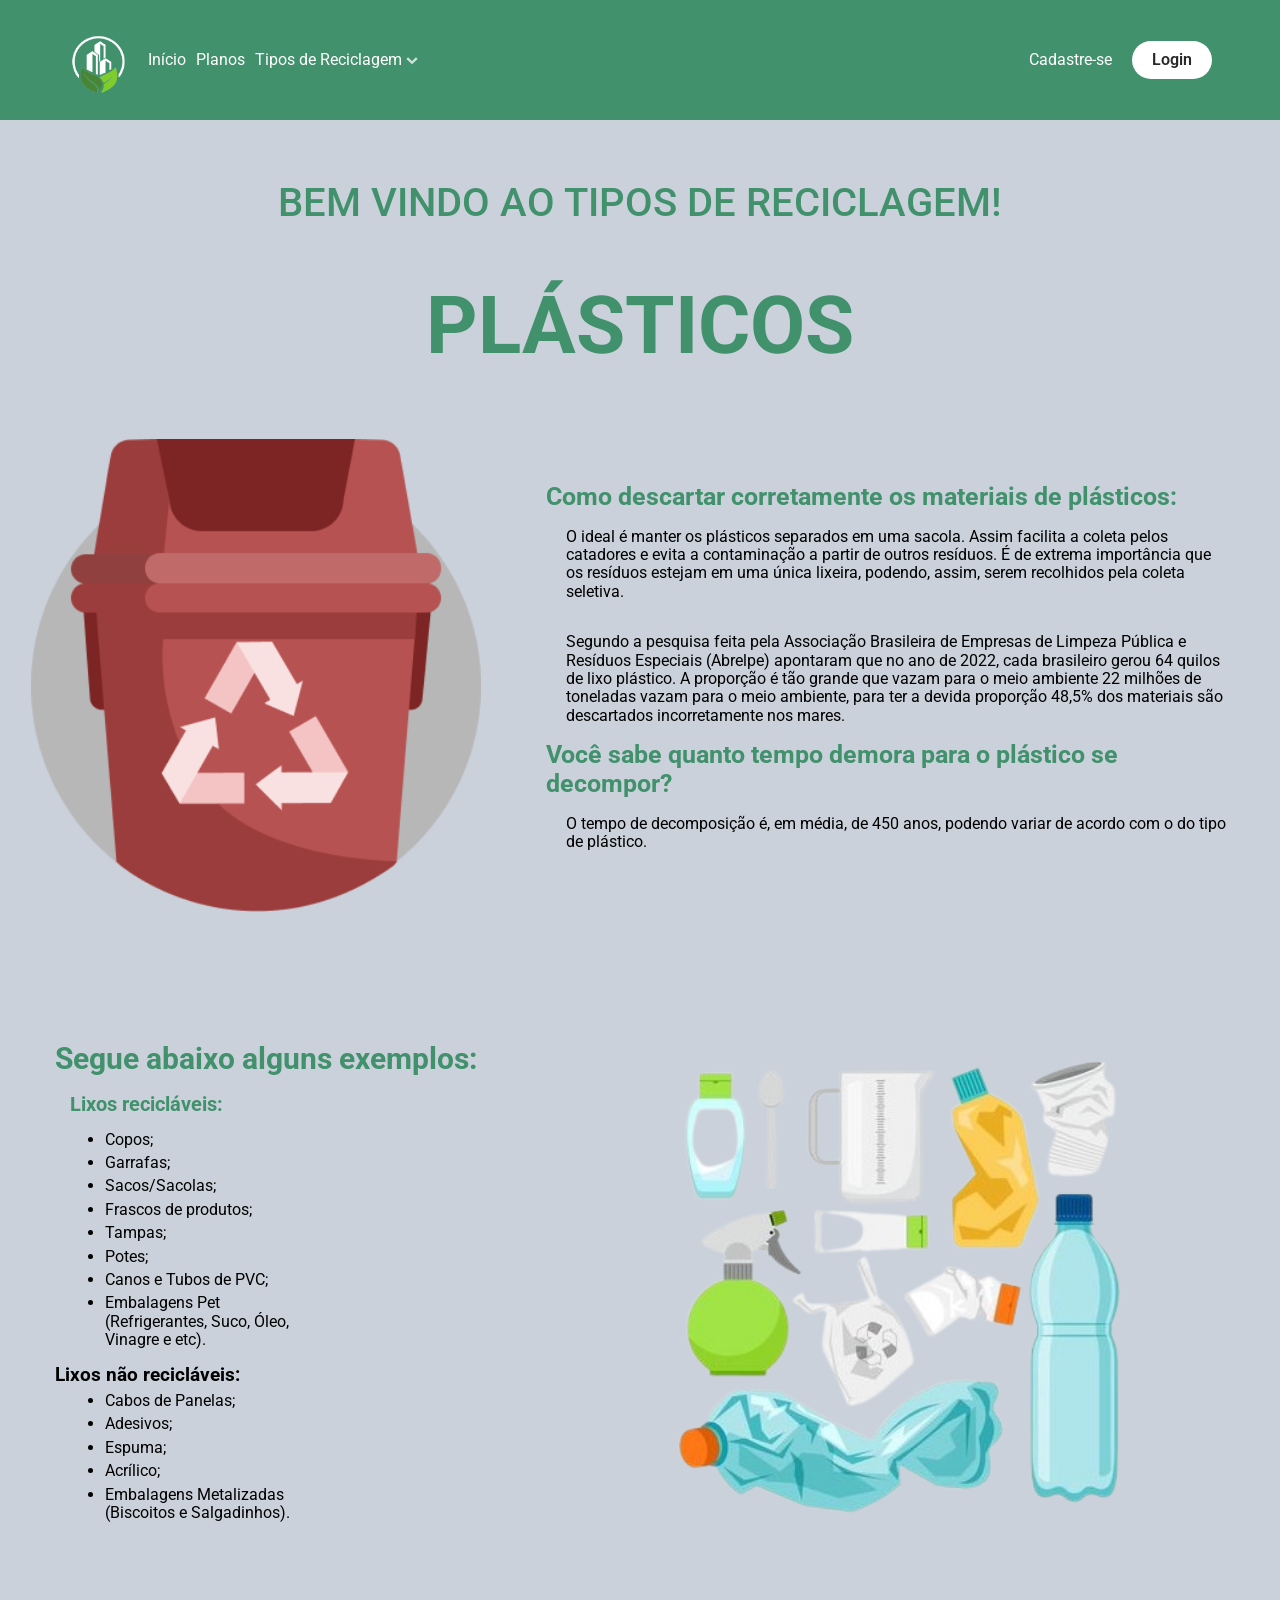
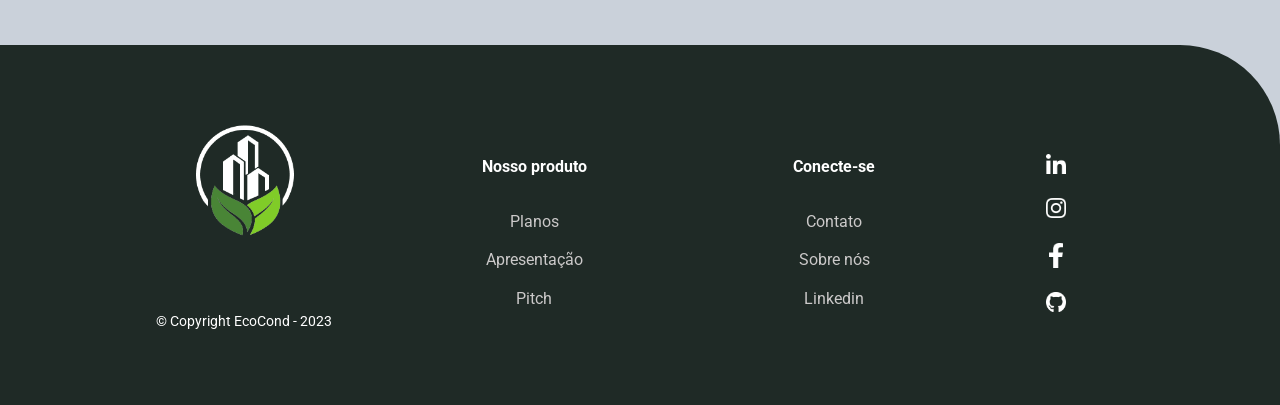
<file: plastico.html>
<!DOCTYPE html>
<html lang="pt-br">

<head>
    <meta charset="UTF-8">
    <meta http-equiv="X-UA-Compatible" content="IE=edge">
    <meta name="viewport" content="width=device-width, initial-scale=1.0">
    <link rel="preconnect" href="https://fonts.googleapis.com">
    <link rel="preconnect" href="https://fonts.gstatic.com" crossorigin>
    <link rel="icon" href="img/logo.png">
    <link href="https://fonts.googleapis.com/css2?family=Roboto:wght@100;300;400&display=swap" rel="stylesheet">
    <title>Plásticos Recicláveis</title>
    <link rel="stylesheet" href="css/reset.css">
    <link rel="stylesheet" href="css/normalize.css">
    <link rel="stylesheet" href="css/tiposReciclagem.css">
    <link rel="stylesheet" href="css/cabecalho.css">
    <link rel="stylesheet" href="css/rodape.css">
</head>

<body>

    <div class="container">
        
        <header class="cabecalho-tipos">
            <div id="selecao-cabecalho">
                <div id="selecao-esquerda">
                </div>  
                
                <div id="selecao-meio-esquerda">
                    <img id="logo" src="img/logo.png" alt="EcoCond logo">
                    
                    <nav class="menu">
                        <ul class="menu-lista">
                            <li class="menu-item"><a class="menu-link" href="index.html">Início</a></li>
                            <li class="menu-item"><a class="menu-link" href="planos.html">Planos</a></li>
                            
                            <li class="item-dropdown" id="dropdown">
                                Tipos de Reciclagem<img src="img/seta.svg" id="seta"></a>
                                <ul class="submenu">
                                    <li class="item-dropdown"><a class="link-dropdown" href="metal.html"><b>Metal</b></a></li>
                                    <li class="item-dropdown"><a class="link-dropdown" href="organico.html"><b>Orgânico</b></a></li>
                                    <li class="item-dropdown"><a class="link-dropdown" href="papel.html"><b>Papel</b></a></li>
                                    <li class="item-dropdown"><a class="link-dropdown" href="plastico.html"><b>Plastico</b></a></li>
                                    <li class="item-dropdown"><a class="link-dropdown" href="vidro.html"><b>Vidro</b></a></li> 
                                    <li class="item-dropdown"><a class="link-dropdown" href="eletronicos.html"><b>Eletrônicos</b></a></li>   
                                </ul>
                            </li> 
                        </ul>
                    </nav>
                </div>
                
                <div id="selecao-meio-meio">
                </div>
                
                <div id="selecao-meio-direita">
                    <nav>
                        <ul class="menu-lista">
                            <div>
                                <li class="menu-item"><a class="menu-link" href="login.html">Cadastre-se</a></li>
                            </div>
                            <div id="espacamento-login-direita">
                                <li id="login-direita"><a id="menu-login" href="login.html">Login</a></li>
                            </div>
                        </ul>
                    </nav>
                </div>
                
                <div id="selecao-direita">
                </div>
            </div>
            
        </header>

<!-- principal -->

<div class="divisão">
</div>

    <h2 id="boas-vindas">BEM VINDO AO TIPOS DE RECICLAGEM!</h2>
    <h1 class="titulo">PLÁSTICOS</h1>
    
    <div id="container">

        <div class="parte-cima">

            <div id="divImgReciclagem">
                <img class="img-lixo" src="img/tiposLixos/lixeiraVermelha.png">
            </div>

            <div id="txtdireita">
                <div id="paragrafo">

                    <h2 class="titulo-tipos">Como descartar corretamente os materiais de plásticos:</h2>
                    <p class="texto-tipos">
                        O ideal é manter os plásticos separados em uma sacola. Assim facilita a coleta pelos catadores e
                        evita a
                        contaminação a partir de outros resíduos. É de extrema importância que os resíduos estejam em uma
                        única
                        lixeira, podendo, assim, serem recolhidos pela coleta seletiva.
                    </p>
                    <p class="texto-tipos">
                        Segundo a pesquisa feita pela Associação Brasileira de Empresas de Limpeza Pública e Resíduos
                        Especiais
                        (Abrelpe) apontaram que no ano de 2022, cada brasileiro gerou 64 quilos de lixo plástico.
                        A proporção é tão grande que vazam para o meio ambiente 22 milhões de toneladas vazam para o meio
                        ambiente, para
                        ter a devida proporção 48,5% dos materiais são descartados incorretamente nos mares.
                    </p>
                    <h2 class="titulo-tipos">Você sabe quanto tempo demora para o plástico se decompor?</h2>
                    <p class="texto-tipos">
                        O tempo de decomposição é, em média, de 450 anos, podendo variar de acordo com o do tipo de
                        plástico.
                    </p>
                </div>
            </div>    
        </div>

<div class="divisão">
</div>

        <div class="parte-baixo">
           
            <div class="lista">
                <h3 class="titulo-exemplos"> Segue abaixo alguns exemplos:</h3>
                <ul><h3 class="subtitulo-exemplos">Lixos recicláveis:</h3>
                    <li>Copos;</li>
                    <li>Garrafas;</li>
                    <li>Sacos/Sacolas;</li>
                    <li>Frascos de produtos;</li>
                    <li>Tampas;</li>
                    <li>Potes;</li>
                    <li>Canos e Tubos de PVC;</li>
                    <li>Embalagens Pet (Refrigerantes, Suco, Óleo, Vinagre e etc).</li>
                </ul>
                <ul><h3>Lixos não recicláveis:</h3>
                    <li>Cabos de Panelas;</li>
                    <li>Adesivos;</li>
                    <li>Espuma;</li>
                    <li>Acrílico;</li>
                    <li>Embalagens Metalizadas (Biscoitos e Salgadinhos).</li>
                </ul>
            </div>

            <div class="img2Plastico">
                <img class="imgPlastico" src="img/tiposLixos/img2Plastico1.png">
            </div>
        </div>
    </div>

<div class="divisão">
</div>

<!-- Rodapé -->

    <footer>
                
        <div id="rodape-esquerda">
        </div>
        
        <div id="rodape-meio-esquerda">
            <img id="logo-rodape" src="img/logo.png" alt="EcoCond logo">
            <p id="copyright">&copy; Copyright EcoCond - 2023</p>
            
        </div>
        
        <div id="rodape-meio-meio">
            <p class="titulo-rodape">Nosso produto</p>
            <a class="rodape" href="">Planos</a>
            <a class="rodape" href="">Apresentação</a>
            <a class="rodape" href="">Pitch</a>
        </div>
            
        <div id="rodape-meio-direita">
            <p class="titulo-rodape">Conecte-se</p>
            <a class="rodape" href="">Contato</a>
            <a class="rodape" href="">Sobre nós</a>
            <a class="rodape" href="">Linkedin</a>
        </div>
    
        
        <div id="redes-sociais">
            <div></div>
            <a href=""><img id="linkedin" src="img/linkedin.png" alt="Linkedin"></a>
            <a href=""><img id="instagram" src="img/instagram.png" alt="Instagram"></a>
            <a href=""><img id="facebook" src="img/facebook.png" alt="Facebook"></a>
            <a href="https://github.com/luccasnoschang/Site-SA"><img id="github" src="img/github.png" alt="GitHub"></a>
        </div>
            
        <div id="rodape-direita">
        </div>
        
    </footer>

</body>
</html>
</file>
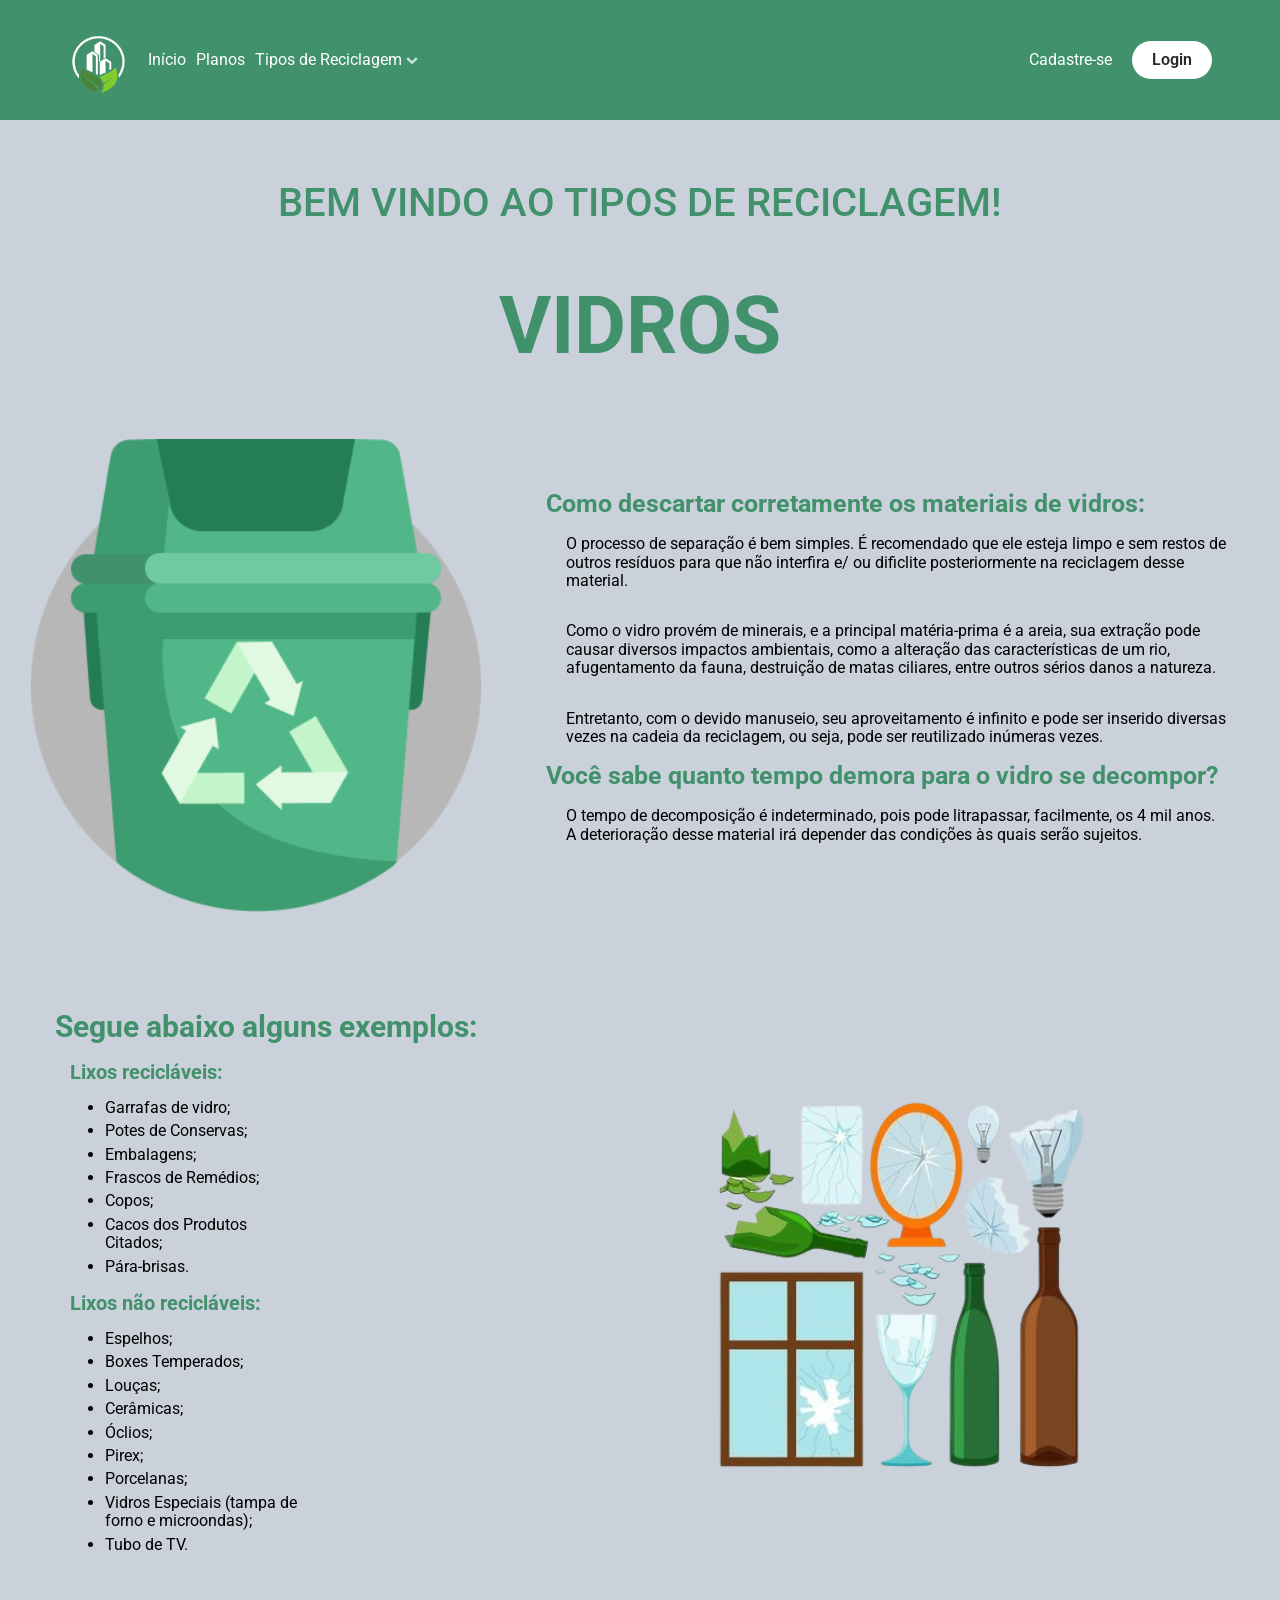
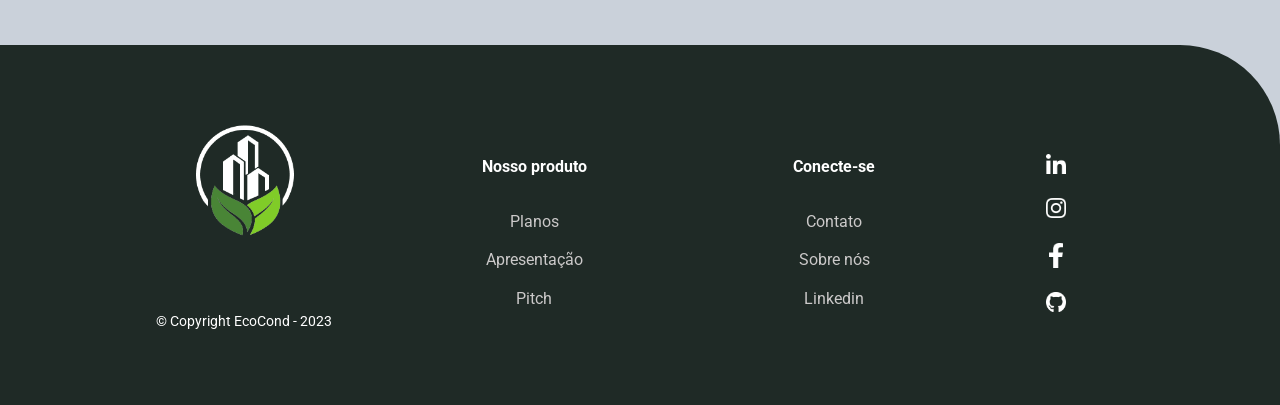
<file: vidro.html>
<!DOCTYPE html>
<html lang="pt-br">

<head>
    <meta charset="UTF-8">
    <meta http-equiv="X-UA-Compatible" content="IE=edge">
    <meta name="viewport" content="width=device-width, initial-scale=1.0">
    <link rel="preconnect" href="https://fonts.googleapis.com">
    <link rel="preconnect" href="https://fonts.gstatic.com" crossorigin>
    <link rel="icon" href="img/logo.png">
    <link href="https://fonts.googleapis.com/css2?family=Roboto:wght@100;300;400&display=swap" rel="stylesheet">
    <title>Vidros Recicláveis</title>
    <link rel="stylesheet" href="css/reset.css">
    <link rel="stylesheet" href="css/normalize.css">
    <link rel="stylesheet" href="css/tiposReciclagem.css">
    <link rel="stylesheet" href="css/cabecalho.css">
    <link rel="stylesheet" href="css/rodape.css">
</head>

<body>

    <div class="container">
        
        <header class="cabecalho-tipos">
            <div id="selecao-cabecalho">
                <div id="selecao-esquerda">
                </div>  
                
                <div id="selecao-meio-esquerda">
                    <img id="logo" src="img/logo.png" alt="EcoCond logo">
                    
                    <nav class="menu">
                        <ul class="menu-lista">
                            <li class="menu-item"><a class="menu-link" href="index.html">Início</a></li>
                            <li class="menu-item"><a class="menu-link" href="planos.html">Planos</a></li>
                            
                            <li class="item-dropdown" id="dropdown">
                                Tipos de Reciclagem<img src="img/seta.svg" id="seta"></a>
                                <ul class="submenu">
                                    <li class="item-dropdown"><a class="link-dropdown" href="metal.html"><b>Metal</b></a></li>
                                    <li class="item-dropdown"><a class="link-dropdown" href="organico.html"><b>Orgânico</b></a></li>
                                    <li class="item-dropdown"><a class="link-dropdown" href="papel.html"><b>Papel</b></a></li>
                                    <li class="item-dropdown"><a class="link-dropdown" href="plastico.html"><b>Plastico</b></a></li>
                                    <li class="item-dropdown"><a class="link-dropdown" href="vidro.html"><b>Vidro</b></a></li> 
                                    <li class="item-dropdown"><a class="link-dropdown" href="eletronicos.html"><b>Eletrônicos</b></a></li>   
                                </ul>
                            </li> 
                        </ul>
                    </nav>
                </div>
                
                <div id="selecao-meio-meio">
                </div>
                
                <div id="selecao-meio-direita">
                    <nav>
                        <ul class="menu-lista">
                            <div>
                                <li class="menu-item"><a class="menu-link" href="login.html">Cadastre-se</a></li>
                            </div>
                            <div id="espacamento-login-direita">
                                <li id="login-direita"><a id="menu-login" href="login.html">Login</a></li>
                            </div>
                        </ul>
                    </nav>
                </div>
                
                <div id="selecao-direita">
                </div>
            </div>
            
        </header>

<div class="divisão">
</div>

    <h2 id="boas-vindas">BEM VINDO AO TIPOS DE RECICLAGEM!</h2>

    <h1 class="titulo">VIDROS</h1>

    <div id="container">

        <div class="parte-cima">

            <div id="divImgReciclagem">
                <img class="img-lixo" src="img/tiposLixos/lixeiraVerde.png">
            </div>

            
            <div id="txtdireita">

                <div id="paragrafo">
                    
                    <h2 class="titulo-tipos">Como descartar corretamente os materiais de vidros:</h2>
                    <p class="texto-tipos">
                        O processo de separação é bem simples. É recomendado que ele esteja limpo e sem restos de outros
                        resíduos para
                        que não interfira e/ ou dificlite posteriormente na reciclagem desse material.
                    </p>
                    <p class="texto-tipos">
                        Como o vidro provém de minerais, e a principal matéria-prima é a areia, sua extração pode causar
                        diversos impactos ambientais, como a alteração das características de um rio,
                        afugentamento da fauna, destruição de matas ciliares, entre outros sérios danos a natureza.
                    </p>
                    <p class="texto-tipos">
                        Entretanto, com o devido manuseio, seu aproveitamento é infinito e pode ser inserido diversas vezes na
                        cadeia da
                        reciclagem, ou seja, pode ser reutilizado inúmeras vezes.
                    </p>

                    <h2 class="titulo-tipos">Você sabe quanto tempo demora para o vidro se decompor?</h2>
                    <p class="texto-tipos">
                        O tempo de decomposição é indeterminado, pois pode litrapassar, facilmente, os 4 mil anos. A
                        deterioração desse
                        material irá depender das condições às quais serão sujeitos.
                    </p>
                    
                </div>
            </div> 
        </div>           

<div class="divisão">
</div>

        <div class="parte-baixo">

            <div class="lista">
                <h3 class="titulo-exemplos"> Segue abaixo alguns exemplos:</h3>

                <ul><h3 class="subtitulo-exemplos">Lixos recicláveis:</h3>
                    <li>Garrafas de vidro;</li>
                    <li>Potes de Conservas;</li>
                    <li>Embalagens;</li>
                    <li>Frascos de Remédios;</li>
                    <li>Copos;</li>
                    <li>Cacos dos Produtos Citados;</li>
                    <li>Pára-brisas.</li>
                </ul>

                <ul><h3 class="subtitulo-exemplos">Lixos não recicláveis:</h3>
                    <li>Espelhos;</li>
                    <li>Boxes Temperados;</li>
                    <li>Louças;</li>
                    <li>Cerâmicas;</li>
                    <li>Óclios;</li>
                    <li>Pirex;</li>
                    <li>Porcelanas;</li>
                    <li>Vidros Especiais (tampa de forno e microondas);</li>
                    <li>Tubo de TV.</li>
                </ul>
                </p>
            </div>

            <div class="img2Vidro">
                <img class="imgVidro" src="img/tiposLixos/img2Vidro1.png">
            </div>
        </div>
    </div>

<div class="divisão">
</div>

    <footer>
                
        <div id="rodape-esquerda">
        </div>
        
        <div id="rodape-meio-esquerda">
            <img id="logo-rodape" src="img/logo.png" alt="EcoCond logo">
            <p id="copyright">&copy; Copyright EcoCond - 2023</p>
            
        </div>
        
        <div id="rodape-meio-meio">
            <p class="titulo-rodape">Nosso produto</p>
            <a class="rodape" href="">Planos</a>
            <a class="rodape" href="">Apresentação</a>
            <a class="rodape" href="">Pitch</a>
        </div>
            
        <div id="rodape-meio-direita">
            <p class="titulo-rodape">Conecte-se</p>
            <a class="rodape" href="">Contato</a>
            <a class="rodape" href="">Sobre nós</a>
            <a class="rodape" href="">Linkedin</a>
        </div>
    
        
        <div id="redes-sociais">
            <div></div>
            <a href=""><img id="linkedin" src="img/linkedin.png" alt="Linkedin"></a>
            <a href=""><img id="instagram" src="img/instagram.png" alt="Instagram"></a>
            <a href=""><img id="facebook" src="img/facebook.png" alt="Facebook"></a>
            <a href="https://github.com/luccasnoschang/Site-SA"><img id="github" src="img/github.png" alt="GitHub"></a>
        </div>
            
        <div id="rodape-direita">
        </div>
        
    </footer>

</body>

</html>
</file>
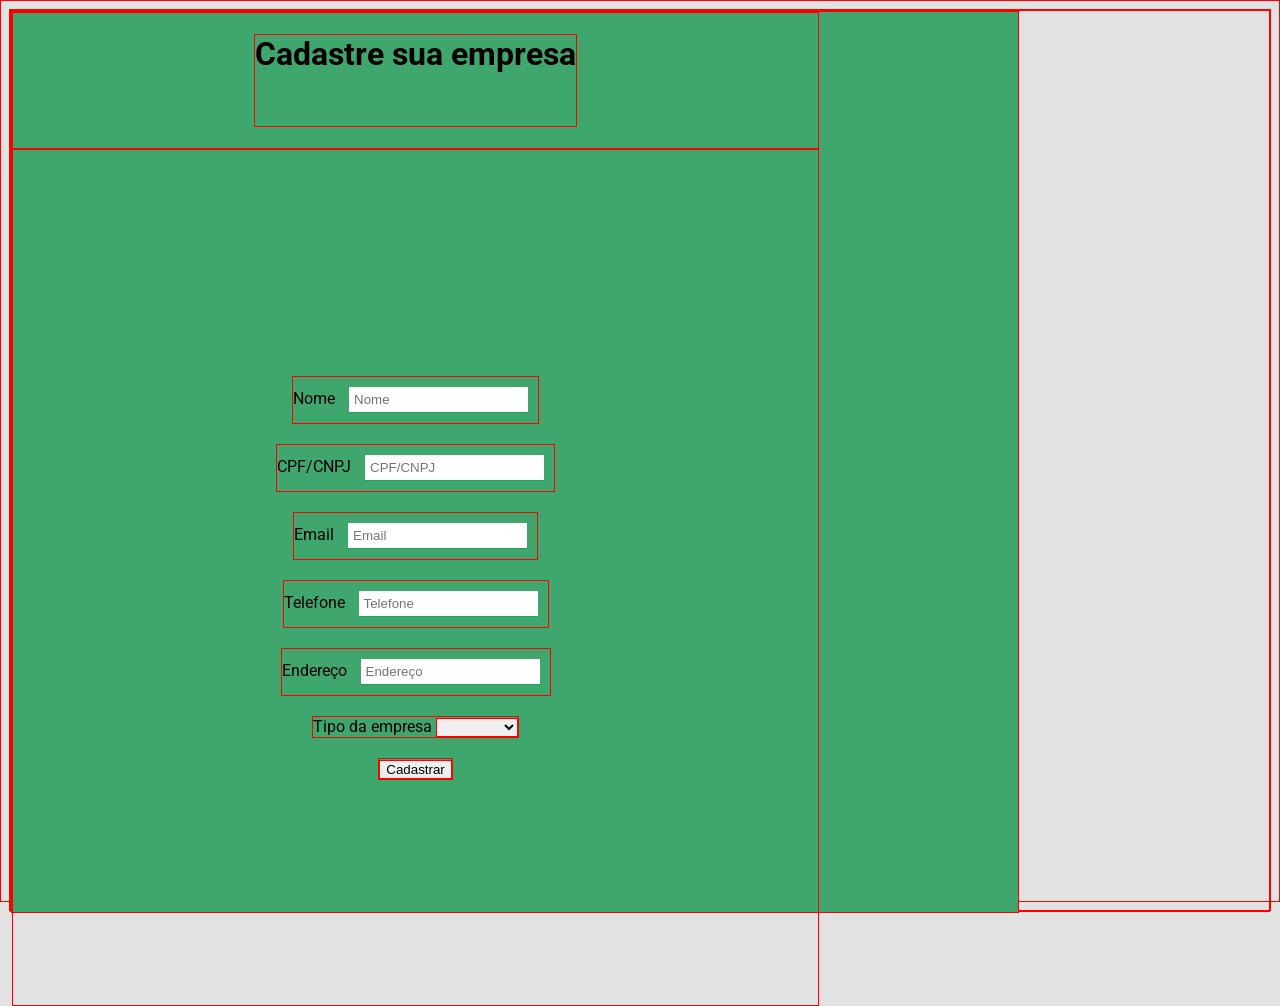
<file: Cadastro Empresas/CadastrarEmpresas.html>
<!DOCTYPE html>
<html lang="en">

<head>
    <meta charset="UTF-8">
    <meta name="viewport" content="width=device-width, initial-scale=1.0">
    <link rel="preconnect" href="https://fonts.googleapis.com">
    <link rel="preconnect" href="https://fonts.gstatic.com" crossorigin>
    <link href="https://fonts.googleapis.com/css2?family=Roboto:wght@100;300;400&display=swap" rel="stylesheet">
    <link rel="stylesheet" href="empresas.css">
    <title>Cadastrar Empresas</title>
</head>

<body>

    <div class="container">

        <div class="esquerda">

            <div class="esquerda-cima">
                <h1>Cadastre sua empresa</h1>
            </div>

            <div class="esquerda-baixo">


                <label>Nome <input placeholder="Nome" id="inptNome"></label>
                <label>CPF/CNPJ <input placeholder="CPF/CNPJ" id="inptCNPJ"></label>
                <label>Email <input placeholder="Email" id="inptEmail"></label>
                <label>Telefone <input placeholder="Telefone" id="inptPhone"></label>
                <label>Endereço <input placeholder="Endereço" id="inptEndereco"></label>
                <label>Tipo da empresa <select id="slct">
                        <option value="Opção Inválida" required></option>
                        <option value="Orgânico">Orgânico</option>
                        <option value="Papel">Papel</option>
                        <option value="Vidro">Vidro</option>
                        <option value="Metal">Metal</option>
                        <option value="Plástico">Plástico</option>
                        <option value="Eletrônico">Eletrônico</option>
                    </select>
                </label>

                <div>
                    <button onclick="Cadastrar()">Cadastrar</button>
                </div>

            </div>
        </div>



    </div>

    <script src="empresas.js"></script>
</body>

</html>
</file>
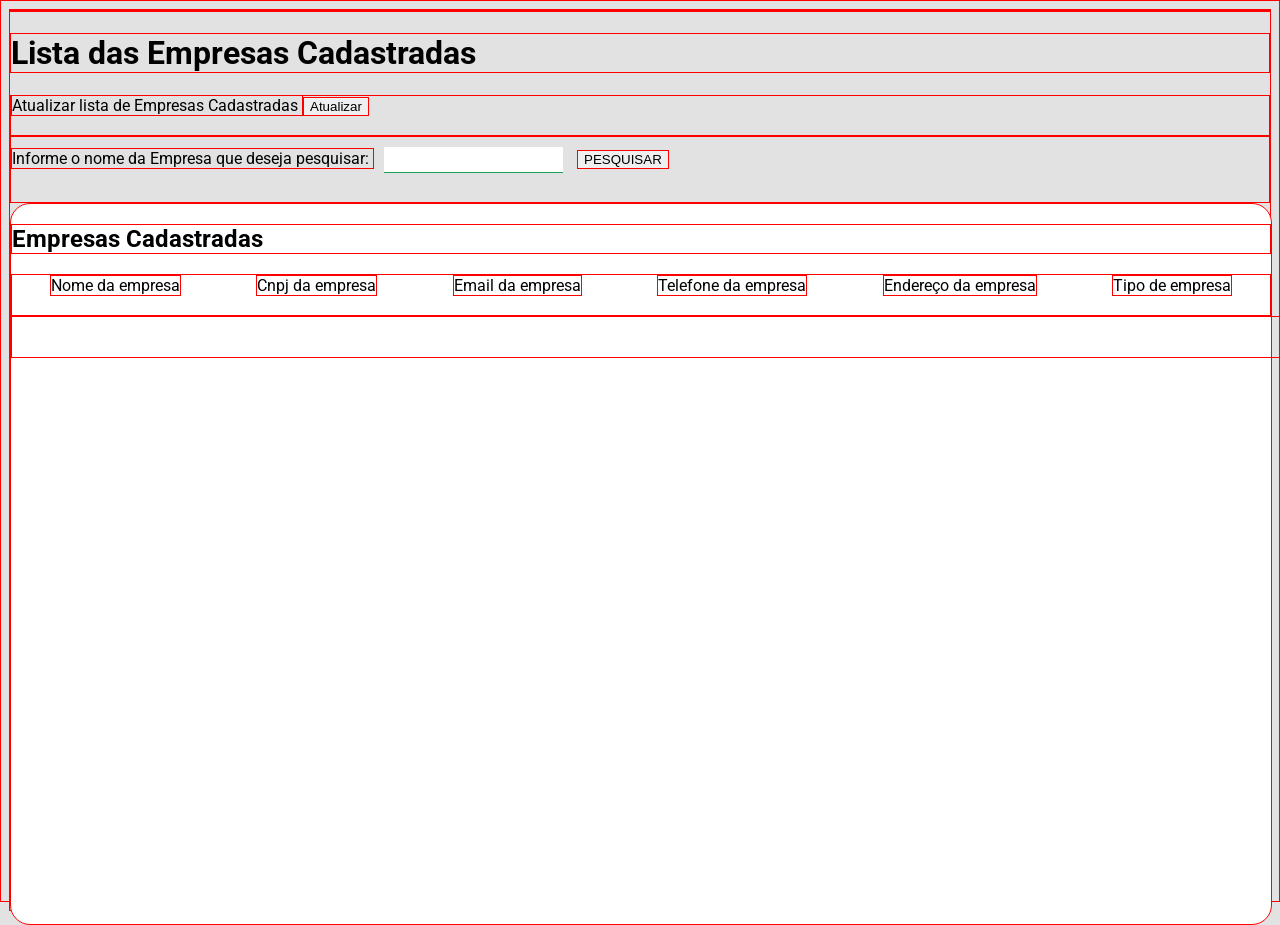
<file: Cadastro Empresas/empresasCadastradas.html>
<!DOCTYPE html>
<html lang="en">

<head>
    <meta charset="UTF-8">
    <meta http-equiv="X-UA-Compatible" content="IE=edge">
    <meta name="viewport" content="width=device-width, initial-scale=1.0">
    <link rel="preconnect" href="https://fonts.googleapis.com">
    <link rel="preconnect" href="https://fonts.gstatic.com" crossorigin>
    <link href="https://fonts.googleapis.com/css2?family=Roboto:wght@100;300;400&display=swap" rel="stylesheet">
    <link rel="stylesheet" href="empresas.css">
    <title>Empresas Cadastradas</title>
</head>

<body onload="Listar()">

        <div id="condominios">
        </div>

        <h1>Lista das Empresas Cadastradas</h1>

        <div id="listar">
            <label>Atualizar lista de Empresas Cadastradas </label>
            <button onclick="Listar()">Atualizar</button><br><br>
        </div>

        <div id="pesquisar">
            <label>Informe o nome da Empresa que deseja pesquisar: </label>
            <input id="pesquisarEmpresa">
            <button onclick="Pesquisar()">PESQUISAR</button><br><br>
        </div>
        
        <div class="direita-baixo">

        <h2>Empresas Cadastradas</h2>
        
        <div class="espacamento">

            <label for="">Nome da empresa</label>
            <label for="">Cnpj da empresa</label>
            <label for="">Email da empresa</label>
            <label for="">Telefone da empresa</label>
            <label for="">Endereço da empresa</label>
            <label for="">Tipo de empresa</label>

        </div>

            
            <div id="List">
            </div>
            
        </div>

    <script src="empresas.js"></script>
</body>

</html>
</file>
<file: css/cadastrar.css>
/* *{
    border: 1px solid red;
} */

html{
    height: 100%;
    width: 100%;
}

body{
    height: 100%;
    width: 100%;   
    font-family: 'Roboto', sans-serif;
}

.container{
    height: 100%;
    width: 100%;
    display: flex;
}

.esquerda{
    display: flex;
    flex-direction: column;
    justify-content: center;
    align-items: flex-start;
    text-align: center;
    width: 50%;
}

.esquerda-cima{
    display: flex;
    flex-direction: column;
    align-items: center;
    justify-content: center;
    text-align: start;
    width: 100%;
    height: 30%;
}

#titulo-cadastro{
    font-size: 40px;
    width: 520px;
}

.texto-cadastro{
    width: 520px;
}

.esquerda-baixo{
    gap: 20px;
    width: 100%;
    height: 80%;
    display: flex;
    flex-direction: column;
    justify-content: center;
    align-items: center;
}

.link-cancelar{
    text-decoration: none;
    color: rgb(51, 51, 51);
    font-size: 12px;
}

#botao-cadastrar{
    padding: 10px;
    border-radius:40px;
    font-size: 15px;
    background-color:#40916c;
    color: white;
    font-weight: bold;
    cursor: pointer;
    border:0px solid;
}

#botao-cadastrar:hover{
    opacity: 80%;
}

input{
    border: 0.9px solid;
    width: 500px;
    padding: 15px;
    border-radius: 10px;
}

input::placeholder{
    font-size:20px;
}

#div-imagem-cadastro{
    display: flex;
    align-items: center;
    justify-content: center;
    width: 50%;
}

#imagem-cadastro{
    width: 600px;
}

strong{
    color: #40916c;
}
</file>
<file: css/condominio.css>
/* *{
    border: 1px solid red;
} */

html {
    height: 100%;
}

body {
    height: 100%;
    font-family: 'Roboto', sans-serif;
}

#voltar{
    width: 100%;
    height: 10%;
    display: flex;
    justify-content: flex-end;
}

#botão-voltar{
    padding:5px 10px 5px 10px;
    background-color: #40916c;
    border-radius: 15px;
    border: 0px solid;
    margin: 20px;
    font-size: 14px;
}

a{
    text-decoration: none;
    color: white;
    font-weight: bold;
}

#botão-voltar:hover{
    opacity: 80%;
}


.Empresas{
    background-color: rgb(52, 155, 88);
    border-radius: 10px;
    height: 210px;
    box-shadow: 3px 3px 20px rgb(165, 163, 163);
}

.container{
    display: flex;
    width: 100%;
    height: 100%;
    display: flex;
}

.esquerda{
    background-color: rgb(63, 167, 110);
    width: 20%;
    height: 100%;
}

.esquerda-cima {
    width: 100%;
    height: 15%;
    display: flex;
    justify-content: center;
}

.Condominios{
    width: 330px;
    background: #52b788;
    margin: 10px;
}

.esquerda-baixo{
    width: 100%;
    height: 95%;
    display: flex;
    flex-direction: column;
    align-items: center;
    justify-content: center;
    gap: 20px;
}

.direita{  
    display: flex;
    flex-direction: column;
    justify-content: center;
    align-items: center;
    width: 70%;
    height: 100%;
}

#titulo{
    color:#2d6a4f;
    height: 50px;
}

.direita-cima {
    display: flex;
    justify-content: center;    
    width: 100%;
    height: 20%;
}

.direita-baixo{
    display: flex;
    width: 40%;
    height: 100%;
    border-radius: 0px 30px 0px 0px ;
    background-color: rgb(211, 211, 211);
}

#direita-esquerda{
    width: 10%;
    height: 100%;
}

#direita-direita{
    width: 90%;
    height: 100%;
}

.Divs{
    color: rgb(255, 255, 255);
    font-weight: bold;
    margin: 10px;
}

#List{
    display: flex;
    flex-direction: column;
    align-items: center;
    justify-content: center;
    width: 80%;
    height: 100%;
}

.imagem-condominios{
    display: flex;
    justify-content: center;
    height: 50%;
    width: 100%;
}

#logo-condominios{
    width: 600px;
}

#listar{
    display: flex;
    justify-content: center;
    align-items: center;
    height: 15%;
    gap:15px;
}

#pesquisar{
    display: flex;
    justify-content: center;
    align-items: center;
    height: 15%;
    gap:15px;
}

input{
    border-radius:5px;
    border: 0px solid;
}

button{
    margin-top:10px;
    border: 1px solid;
    font-weight: bold;
    padding: 3px;
    border-radius: 5px;
    color: rgb(17, 17, 17);
    cursor: pointer;
}

#pesquisarCondominio{
    border-bottom: 2px solid #2d6a4f;
    border-radius: 0;
}

#botao-condos{
    margin: 0;
    background-color: #2d6a4f;
    color: white;
    padding: 7px;
    padding-left:15px;
    padding-right: 15px;
    border-radius: 20px;
}

#botao-condos:hover{
    opacity: 80%;
}
</file>
<file: css/cabecalho.css>
/* *{
    border: 1px solid red; 
} */

html{
    height: 100%;
}

body{
    height: 100%;
    font-family: 'Roboto', sans-serif;
}

.container{
    width: 100%;
    height: 100%;
    position: absolute;
}

.cabeçalho{
    background:linear-gradient(#40916c, #1b4332);
    border-radius: 0px 0px 0px 80px;
    width: 100%;
    height: 550px;
}

#selecao-cabecalho{
    display: flex;
    width: 100%;
    height: 20%;
}

#fundo-cabecalho{
    width: 900px;
    height:900px;
    opacity: 20%;
    object-fit: cover;
    object-position:0px 200px;
    transform: translate(60%, -100%);
}

#selecao-esquerda{
    height: 100%;
    width: 5%;
}

#selecao-meio-esquerda{
    display: flex;
    align-items: center;
    height: 100%;
    width:40%;
}

#logo{
    margin-right: 10px;
    height: 70px;
    width: 80px;
}

.menu{
    width: 360px;
}

.menu-lista{
    width: 800px;
    display: flex;
    justify-content:end;
    width: 200px;
    align-items: center;
    gap: 10px;
    text-decoration: none;
    color: white;
    width: 350px;
}

.menu-item {
    list-style: none;
    text-decoration: none;
    color: white;
    font-size:15.7px;
}

#seta{
    width: 12px;
    padding-left: 4px;
}

.item-dropdown{
    cursor: pointer;
    list-style: none;
    margin-right: 0;
    padding: 0;
    font-size:15px;
    text-decoration: none;
    color: white;
}

.submenu{
    position: absolute;
    box-shadow: 0 0 2px #285a44;
    display: none;
}

.submenu a{
    display: block;
    font-weight: 100;
    margin: 10px;
    padding: 0px 40px 0px 40px;
    border-radius: 0;
}

#dropdown{
    width: 550px;
    list-style: none;
    text-decoration: none;
    color: white;
    font-size:15.7px;
}

.item-dropdown:hover .submenu{
    display: block;
    background-color: #1b4332;
    border-radius: 0px 0px 10px 10px;
}

.link-dropdown{
    font-size:16px;    
}

.link-dropdown:hover{
    opacity: 70%;
}

nav li a{
    text-decoration: none;
    color: white;
    
}

.menu-link{
    text-decoration: none;
    color: white;
}

.menu-link:hover{
    opacity: 70%;
}

#selecao-meio-meio{
    height: 100%;
    width: 20%;
}

#selecao-meio-direita{
    display: flex;
    align-items: center;
    justify-content: end;
    height: 100%;
    width:40%;
}

#espacamento-login-direita{
    display: flex;
    justify-content: center;
    width: 100px;
}

#login-direita{
    list-style: none;
    color: black;
    background-color: white;    
    border-radius: 20px;
    padding: 10px 20px 10px 20px;
    border: solid 0px;
    font-weight: 500;
}

#menu-login{
    text-decoration: none;
    color: #272827;
    font-weight:600;
}

#login-direita:hover{
    letter-spacing: 1.5px;
    transition-duration: .28s;
    cursor: pointer;
}

#login-direita:visited{
    color:white;
}

#login-direita:active{
    font-weight: 400;
    
    color:white;
    background-color: rgba(0, 0, 0, 0.0);
    border: solid 1px;
}

#selecao-direita{
    height: 100%;
    width: 5%;
}

#baixo-cabecalho{
    color: white;
    display: flex;
    flex-direction: column;
    align-items: center;
    justify-content: center;
    width: 100%;
    height: 80%;
    gap:20px;
}

#titulo-cabecalho{
    font-size:50px;
    font-weight: 200;
}

#paragrafo-cabecalho{
    width:700px;
    text-align: center;
    font-size: 20px;
}

#botoes{
    display: flex;
}

#espacamento-botoes{
    display: flex;
    justify-content: center;
    align-items: center;
    width: 150px;
}

#botao-experimente{
    text-align: center;
    background-color: white;    
    border-radius: 40px;
    padding: 12.5px;
    padding-left: 20px;
    padding-right:20px;
    border: solid 0px;
    font-weight: 600;
    cursor: pointer;
    color: #294925;
}

#botao-experimente:hover{
    letter-spacing: 1.5px;
    transition-duration: .28s;
    font-weight: 600;
}

#botao-experimente:active{
    background-color: rgba(0, 0, 0, 0.0);
    border: solid 1px;
    color:white;
    padding: 12px 20px 12px 20px;
}

#link-btn-experimente{
    text-decoration: none;
    color:#294925;
}

#link-btn-experimente:active{
    color: white;
}

#botao-experimente:active #link-btn-experimente{
    color: white;
}

#botao-saibamais{
    text-align: center;
    background-color: rgba(0, 0, 0, 0.0);
    color: none;
    border: solid 1px;
    color:white;
    border-radius: 30px;
    padding: 12px 20px 12px 20px;
    font-weight: 600;
    cursor: pointer;   
}

#botao-saibamais:hover{
    font-weight: 600;
    letter-spacing: 1.5px;
    transition-duration: .28s;
    padding: 12px;
    padding-left: 20px;
    padding-right:20px;
}

#botao-saibamais:active{
    background-color: white;
    border: solid 0px;
    color: #294925;
    padding: 12px;
    padding-left: 20px;
    padding-right:20px;
}

#botao-saibamais:active #link-btn-saibaMais{
    color: #294925;
}

#link-btn-saibaMais{
    text-decoration: none;
    color:white;
}

#link-btn-saibaMais:active{
    color: #294925;
}
</file>
<file: css/rodape.css>
/* Rodapé */

footer{
    background: rgb(31, 42, 38);
    border-radius: 0px 100px 0px 0px;
    color: white;
    display: flex;
    text-align: center;
    justify-content: space-between;
    width:100%;
    height: 40%;
}

#rodape-esquerda{
    width:15%;
    height: 100%;
}

#rodape-meio-esquerda{
    width:15%;
    display: flex;
    flex-direction: column;
    justify-content: center;
    gap: 60px;
    align-items: center;
}

#logo-rodape{
    width:150px;
    height:135px;
}

#rodape-meio-meio{
    display: flex;
    flex-direction: column;
    align-items: flex-end;
    justify-content: center;
    gap: 20px;
    width:35%;
}

.titulo-rodape{
    width:300px;
    font-size: 16px;
    font-weight: bold;
}

.rodape{
    width: 300px;
    color: rgb(203, 201, 201);
    text-decoration: none;
    
}

#rodape-meio-direita{
    display: flex;
    text-align: center;
    flex-direction: column;
    align-items: flex-start;
    justify-content: center;
    gap: 20px;
    width:35%;
}

#rodape-direita{
    width:20%;
    height: 100%;
}

#copyright{
    font-size: 14px;
    height: 20px;
    width: 200px;
}

#redes-sociais{
    display: flex;
    align-items: center;
    justify-content: center;
    flex-direction: column;
    width: 70px;
    gap:20px;
}

#linkedin{
    height: 20px;
}

#instagram{
    height: 20px;
}

#facebook{
    height: 25px;
}

#github{
    height: 20px;
}
</file>
<file: css/tiposReciclagem.css>
/* *{
    border: 1px solid red;
} */

html{
    height: 100%;
    width: 100%;
}

body{
  background-color: #CAD1DA;
  font-family: 'Roboto', sans-serif;
}

.divisão{
    width: 100%;
    height: 60px;
}

.cabecalho-tipos{
    display: flex;
    justify-content: center;
    align-items: center;
    background-color: #40916c;
    width: 100%;
    height: 120px;
}


#boas-vindas{
    color: #40916C;
    text-align: center;
    font-size:40px;
    font-weight: 500;
}

.titulo {
    text-align: center;
    font-size: 80px;
    font-weight:700;
    color: #40916C;    
}

#container{
    display: flex; 
    flex-direction: column;
}

.parte-cima{
    display: flex;
    justify-content: center;
    align-items: center;
}

#divImgReciclagem{
    display: flex;
    align-items: center;
    justify-content: center;
    width: 40%;
    height: 500px;   
}

.img-lixo{
    width: 450px;
}

#txtdireita{
    width: 60%;
}

#paragrafo {
    height: 100%;
    width: 100%;
    display: flex;
    flex-direction: column;
    align-items: center;
    justify-content: center;
    margin-top: 0;
    text-align: left;
}

.titulo-tipos{
    font-size:25px;
    width: 700px; 
    color: #40916C;
}

.texto-tipos{
    width:660px;
}

.parte-baixo{
    display: flex;
    flex-direction: row;
    justify-content: space-around;
    align-items: center;
    height: 600px;
    width: 100%;
}

.lista {
    margin-top: 10px;
    padding: 10px;
    text-align: center;
    text-align: left;
}

.lista li{
    margin-top: 5px;
    margin-left: 50px;
    width: 200px
}

.titulo-exemplos{
    font-size: 30px;
    color: #40916C
}

.subtitulo-exemplos{
    color: #40916C;
    font-size: 20px;
    margin: 15px;
}

/* plastico */

.imgPlastico {
    width: 90%;
}

.img2Plastico {
    width: 50%;
    margin-top: 7px;
    padding: 10px;
    text-align: center;
}


/* metal */

.imagem-metais{
    width: 500px;
}

.img2Metal {

    margin-top: 7px;
    padding: 10px;
    text-align: center;
    height: 550px;
}


/* vidro */

.imgVidro {
    width: 90%;
}

.img2Vidro {
    width: 50%;
    margin-top: 7px;
    padding: 10px;
    text-align: center;
}


/* papel */

.imagem-papeis{
    width: 70%;
}

.img2Papel {
    width: 50%;
    margin-top: 7px;
    padding: 10px;
    text-align: center;
}


/* organico */

.imgOrganico {
    width: 70%;
}

.img2Organico {
    width: 50%;
    margin-top: 7px;
    padding: 10px;
    text-align: center;
}


/* eletronico */

.imagem-eletronicos{
    width: 650px;
}

.img2Eletronico {
    width: 50%;
    margin-top: 7px;
    padding: 10px;
    text-align: center;
}
</file>
<file: css/empresas.css>
/* *{
    border: 1px solid red;
} */

html {
    height: 100%;
}

body {
    height: 100%;
    background-color: rgb(226, 226, 226);
    font-family: 'Roboto', sans-serif;
}

/* #btnEditar{
    padding: 5px;
    background: rgb(13, 129, 66);
    border-radius: 5px;
    color: white;
    border: 0px solid;
}

#btnSalvar{
    padding: 5px;
    background: rgb(13, 129, 66);
    border-radius: 5px;
    color: white;
    border: 0px solid;
} */

#botão-voltar{
    padding:5px 15px 5px 15px;
    background-color: #40916c;
    border-radius: 15px;
    border: 0px solid;
    margin: 20px;
}

a{
    text-decoration: none;
    color: white;
    font-weight: bold;
}

#botão-voltar:hover{
    opacity: 80%;
}

#pesquisar{
    display: flex;
    justify-content: space-between;
}

#titulo-empresas{
    text-align: center;
    color: #40916c;
    font-size: 40px;
}

#posicionamento-lupa{
    position: absolute;
    width: 38%;
    height: 100%;
}

.lupa{
    width: 20px;
}

#botaoPesquisar{
    position: absolute;
    top: 21px;
    right: 0px;
    border: 0px solid;
    background-color: rgb(255, 255, 255);
    margin: 0;
    padding: 0;
    cursor: pointer;
}

.logo{
    margin: 40px;
    top:0;
    right: 0;
    position: absolute;
    width: 70px;
}

.posicionamento-pesquisar{
    height: 12%;
}

#pesquisarEmpresa{
    padding:15px;
    width: 100%;
    border-bottom: 0px;
    border-radius: 50px;
}

#pesquisarEmpresa::placeholder{
    font-size: 17px;
}

#empresas-cadastradas{
    margin-left: 20px;
}

#conominios{
    width: 400px;
    height: 100%;
    background: rgb(34, 39, 35);
}

#List{
    padding: 20px;
    width: 95%;
}

.Empresas{
    display: flex;
    height: 100px;
    width: 100%;
}

.btnExcluirEmpresa{
    margin-top: 50px;
}

input{
    margin:10px;
    border: 0px solid;
    padding: 5px;
    background-color: rgb(255, 255, 255);
    border-bottom: 1px solid rgb(29, 160, 88);
}

.container{
    height: 100%;
    display: flex;
}

.esquerda{
    background-color: rgb(63, 167, 110);
    width: 80%;
    height: 100%;
}

.esquerda-baixo{
    width: 80%;
    height: 95%;
    display: flex;
    flex-direction: column;
    align-items: center;
    justify-content: center;
    gap: 20px;
}

#titulo{
    height: 10%;
}

.direita-cima {
    display: flex;
    justify-content: center;    
    width: 80%;
    height: 20%;
}

.direita-baixo{
    display: flex;
    flex-direction: column;
    border-radius: 20px;
    background: white;
    width: 100%;
    height: 80%;
}

#direita-direita{
    width: 100%;
    height: 100%;
}

.Divs{
    width: 100%;
    margin: 5px;
}

.btn-att{
    position: absolute;
    right: 0;
    margin-top: 5px;
    margin-right:40px;
    padding:5px;
    border:0px solid;
    cursor: pointer;
    background-color: white;
}

.btn-att:hover{
    opacity: 70%;
}

#img-reload{
    width: 40px;
}

.espacamento{
    margin-top: 20px;
    height: 70px;
    margin-left: 10px;
    display: flex;
    align-items: flex-start;
}
</file>
<file: Cadastro Empresas/empresas.css>
*{
    border: 1px solid red;
}

html {
    height: 100%;
}

body {
    height: 100%;
    background-color: rgb(226, 226, 226);
    font-family: 'Roboto', sans-serif;
}

/* #btnEditar{
    padding: 5px;
    background: rgb(13, 129, 66);
    border-radius: 5px;
    color: white;
    border: 0px solid;
}

#btnSalvar{
    padding: 5px;
    background: rgb(13, 129, 66);
    border-radius: 5px;
    color: white;
    border: 0px solid;
} */

#conominios{
    width: 400px;
    height: 100%;
    background: rgb(34, 39, 35);
}

#List{
    padding: 20px;
    width: 100%;
}

.Empresas{
    display: flex;
    height: 100px;
    width: 100%;
}

.Divs{
    height: 60px;
    padding: 0px 0px 10px 0px;
}

.btnExcluirEmpresa{
    margin-top: 50px;
}

input{
    margin:10px;
    border: 0px solid;
    padding: 5px;
    background-color: rgb(255, 255, 255);
    border-bottom: 1px solid rgb(29, 160, 88);

}

.container{
    height: 100%;
    display: flex;
}

.esquerda{
    background-color: rgb(63, 167, 110);
    width: 80%;
    height: 100%;
}

.esquerda-cima {
    width: 80%;
    height: 15%;
    display: flex;
    justify-content: center;
}

.esquerda-baixo{
    width: 80%;
    height: 95%;
    display: flex;
    flex-direction: column;
    align-items: center;
    justify-content: center;
    gap: 20px;
}

#titulo{
    height: 10%;
}

.direita-cima {
    display: flex;
    justify-content: center;    
    width: 80%;
    height: 20%;
}

.direita-baixo{
    display: flex;
    flex-direction: column;
    border-radius: 20px;
    background: white;
    width: 100%;
    height: 80%;
}

#direita-direita{
    width: 100%;
    height: 100%;
}

.Divs{
    margin: 5px;
}

.espacamento{
    height: 40px;
    display: flex;
    justify-content: space-around;
    align-items: flex-start;
}
</file>
